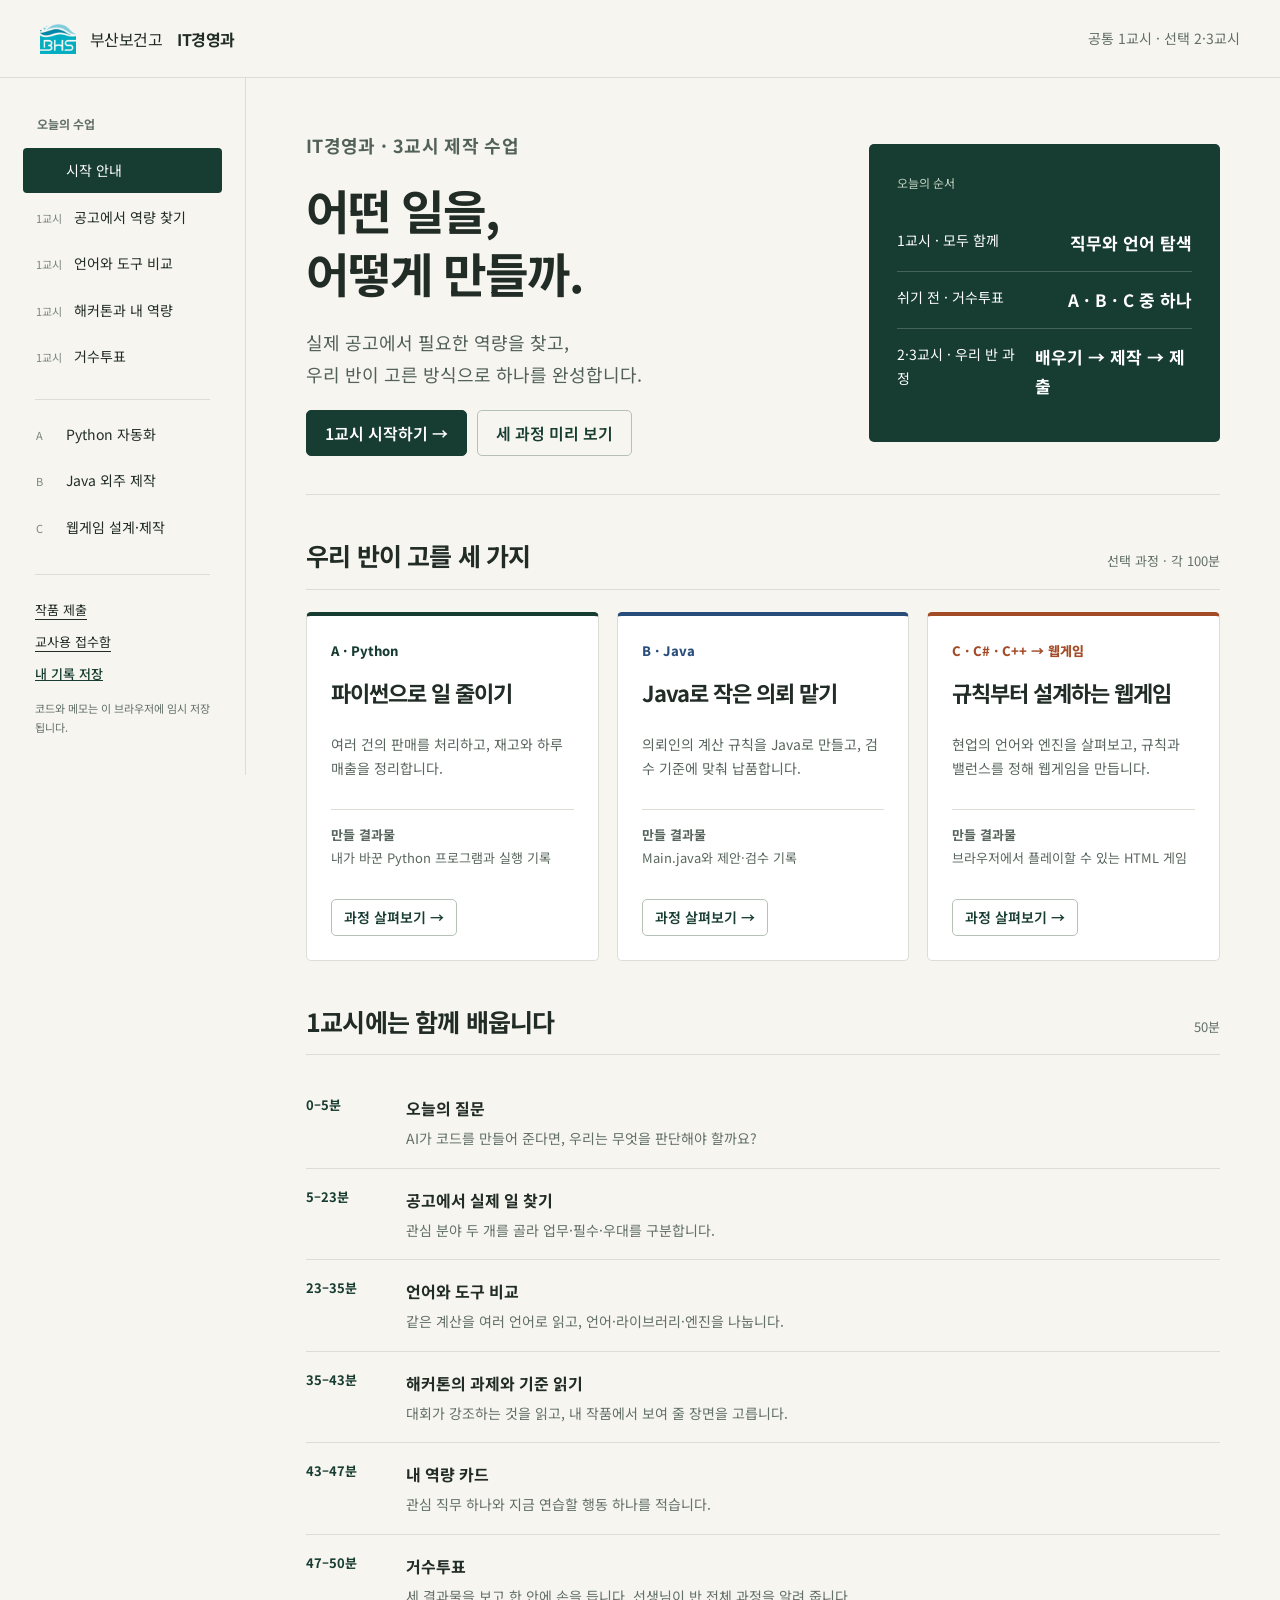
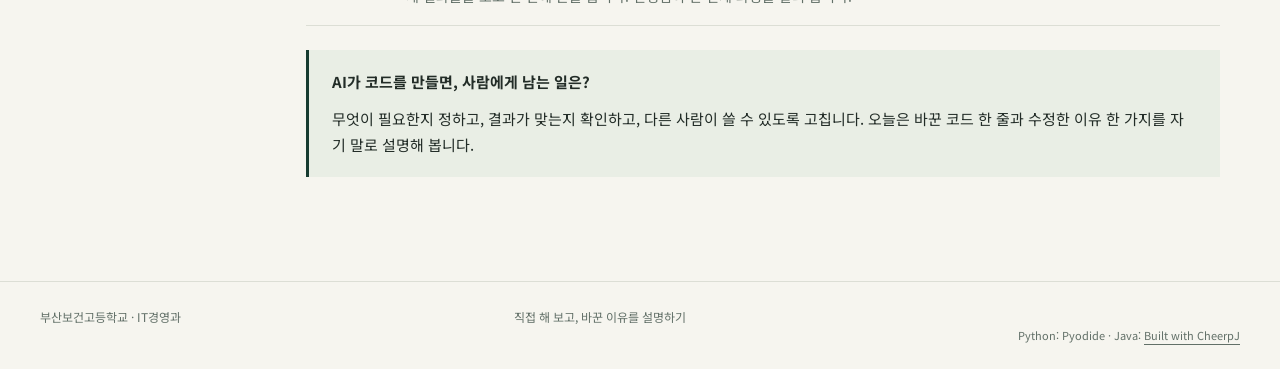
<file: docs/index.html>
<!doctype html>
<html lang="ko"><head><meta charset="utf-8"><meta name="viewport" content="width=device-width,initial-scale=1"><meta name="theme-color" content="#173c31"><meta name="description" content="부산보건고 IT경영과. 실제 채용공고와 해커톤으로 알아보는 개발 역량, 거수투표로 고르는 Python·Java 외주·웹게임 제작 수업."><title>IT경영과 · 선택하는 제작 수업</title><link rel="icon" href="assets/brand/busanhc-emblem.gif"><link rel="stylesheet" href="it-course.css?v=e9e4b03e00"><script src="it-curriculum.js?v=89484d2424" defer></script><script src="it-careers.js?v=4a8c72db42" defer></script><script src="it-examples.js?v=120325bfeb" defer></script><script data-python-worker="it-python-worker.js?v=eac5b90690" src="it-app.js?v=9e5c2cfc33" defer></script><script src="it-submission.js?v=6f601ed725" defer></script></head><body><noscript>이 교재는 JavaScript를 켠 브라우저에서 사용할 수 있습니다.</noscript><a class="skip" href="#main">본문으로 이동</a><header class="site-head"><a class="brand" href="#start"><img src="assets/brand/busanhc-emblem.gif" width="36" height="36" alt="부산보건고등학교 교표"><span>부산보건고 <strong>IT경영과</strong></span></a><span class="head-note">공통 1교시 · 선택 2·3교시</span><button class="menu-toggle" aria-expanded="false" aria-controls="course-nav">목차</button></header><div class="page-shell"><aside id="course-nav"><div class="nav-caption">오늘의 수업</div><nav aria-label="수업 목차"></nav><div class="nav-bottom"><a href="#submit">작품 제출</a><a href="#teacher">교사용 접수함</a><button id="save-record">내 기록 저장</button><p>코드와 메모는 이 브라우저에 임시 저장됩니다.</p></div></aside><main id="main" tabindex="-1"></main></div><footer class="site-footer"><span>부산보건고등학교 · IT경영과</span><span>직접 해 보고, 바꾼 이유를 설명하기</span></footer><div id="toast" role="status" aria-live="polite"></div><dialog id="capture-dialog" aria-labelledby="capture-title" aria-describedby="capture-caption"><header class="capture-heading"><div><h2 id="capture-title">공식 원문 캡처</h2><p id="capture-caption"></p></div><button id="close-capture" autofocus>닫기</button></header><div class="capture-toolbar" aria-label="캡처 크기"><button class="secondary small" data-capture-zoom="fit" aria-pressed="true">폭에 맞춤</button><button class="secondary small" data-capture-zoom="actual" aria-pressed="false">원본 크기</button><button class="secondary small" data-capture-zoom="150" aria-pressed="false">150% 확대</button><a id="capture-source" class="note" target="_blank" rel="noopener">캡처의 공식 원문 ↗</a><p id="capture-zoom-status" role="status">폭에 맞춰 표시합니다.</p></div><div class="capture-viewport" tabindex="0" role="region" aria-label="원문 캡처, 가로와 세로로 스크롤할 수 있습니다"><img alt="공식 공고 원문 캡처"></div></dialog></body></html>
</file>
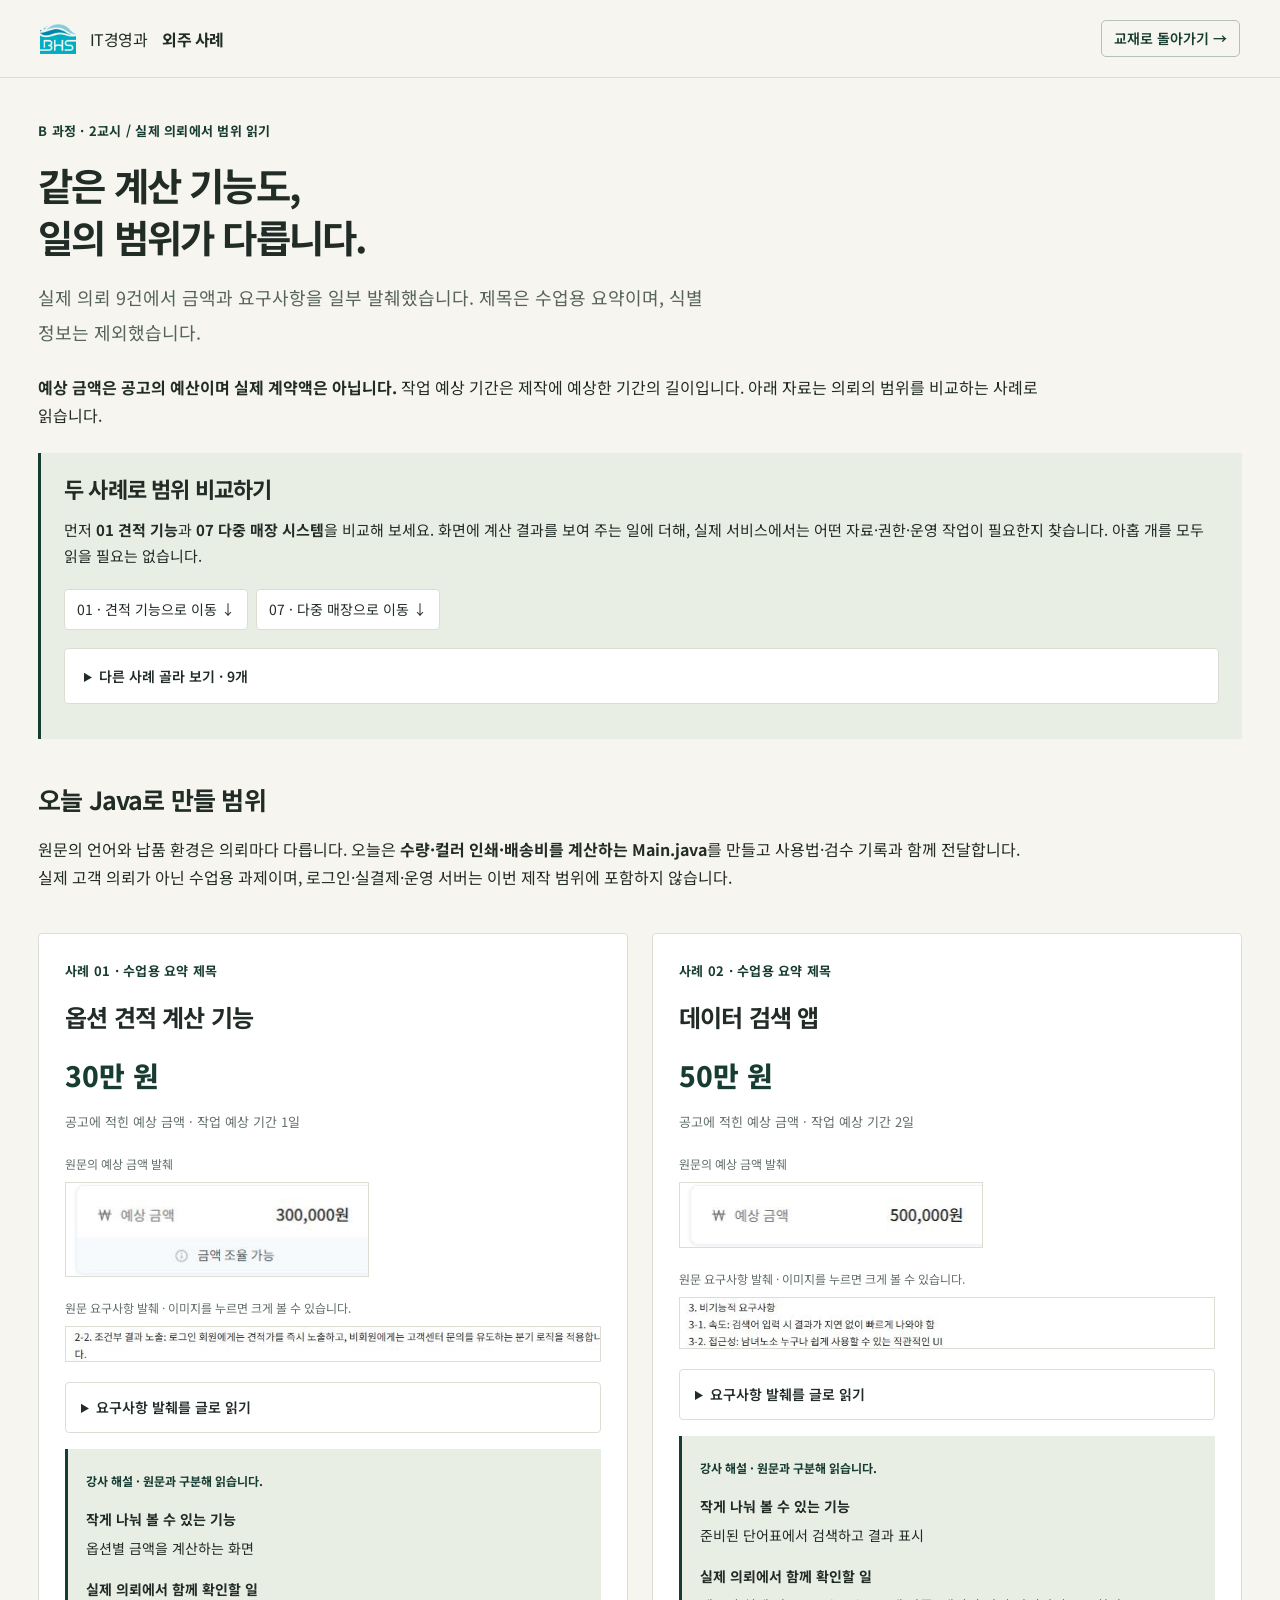
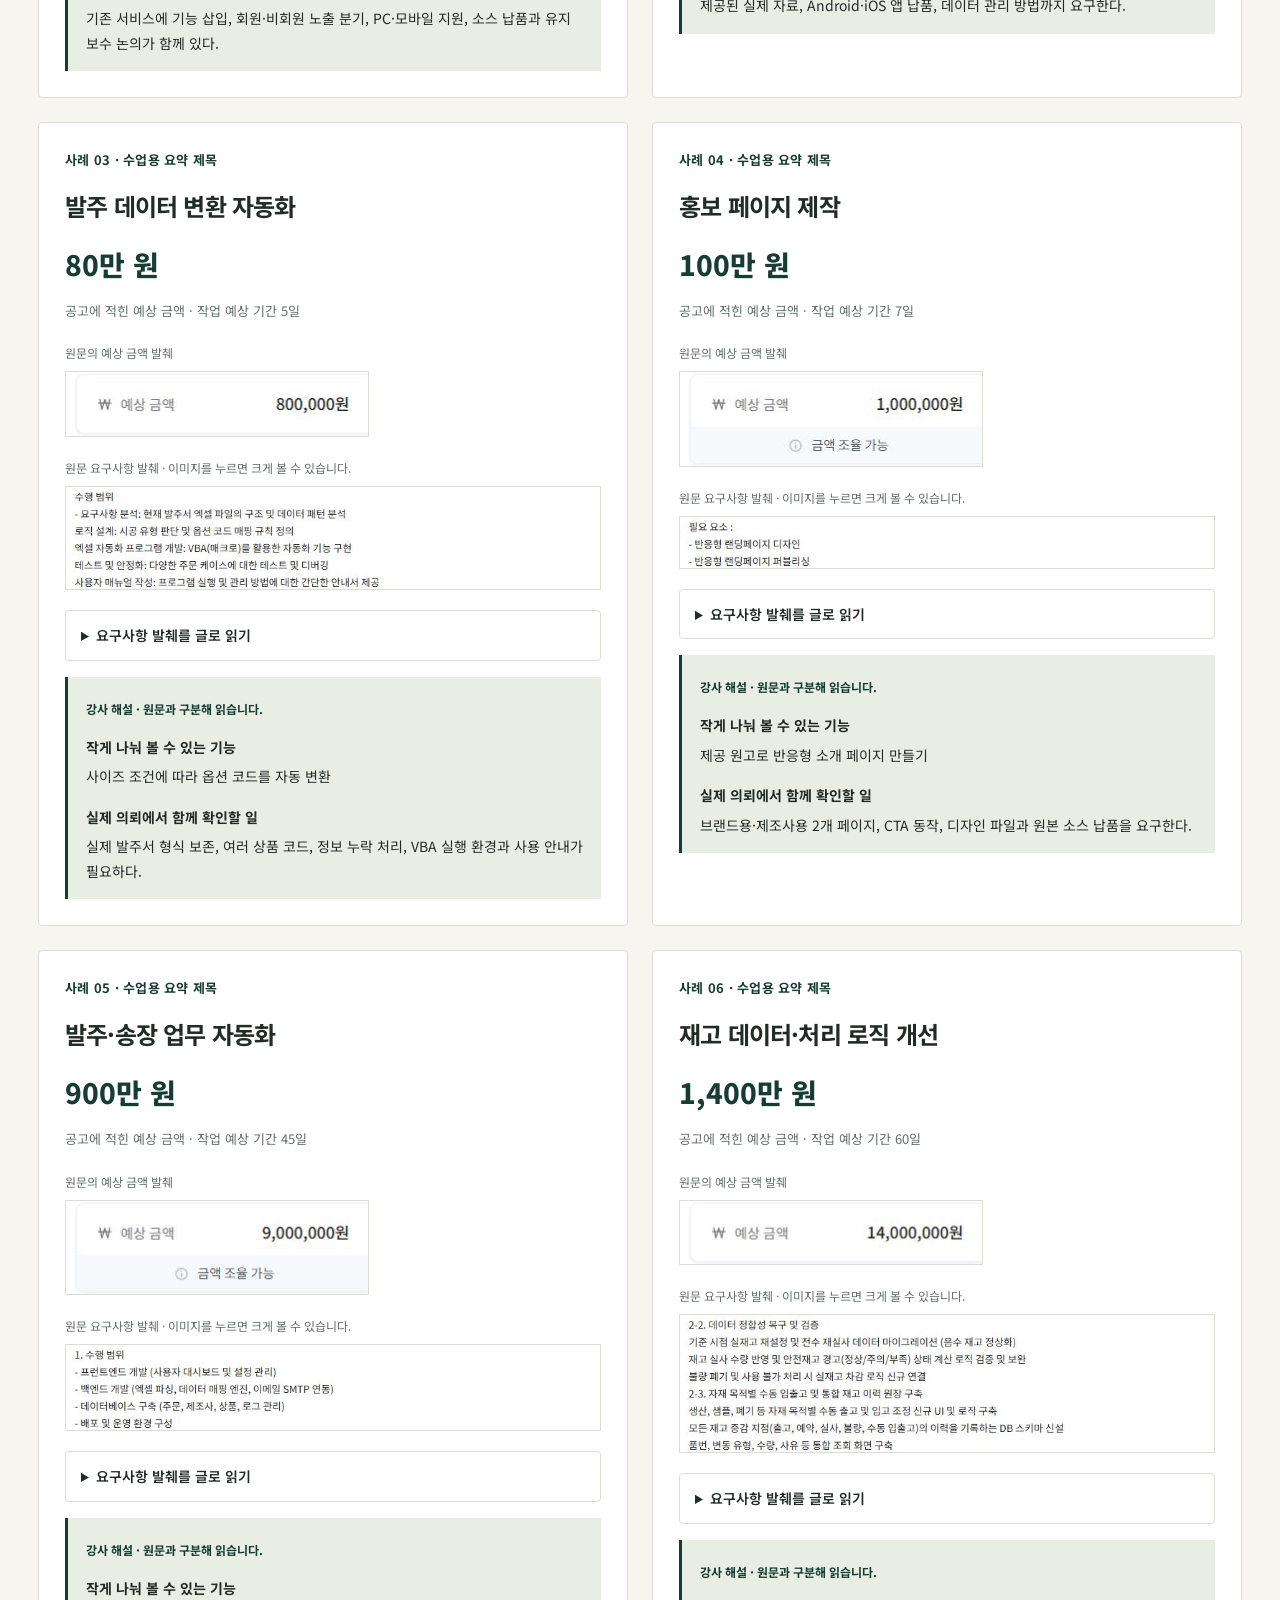
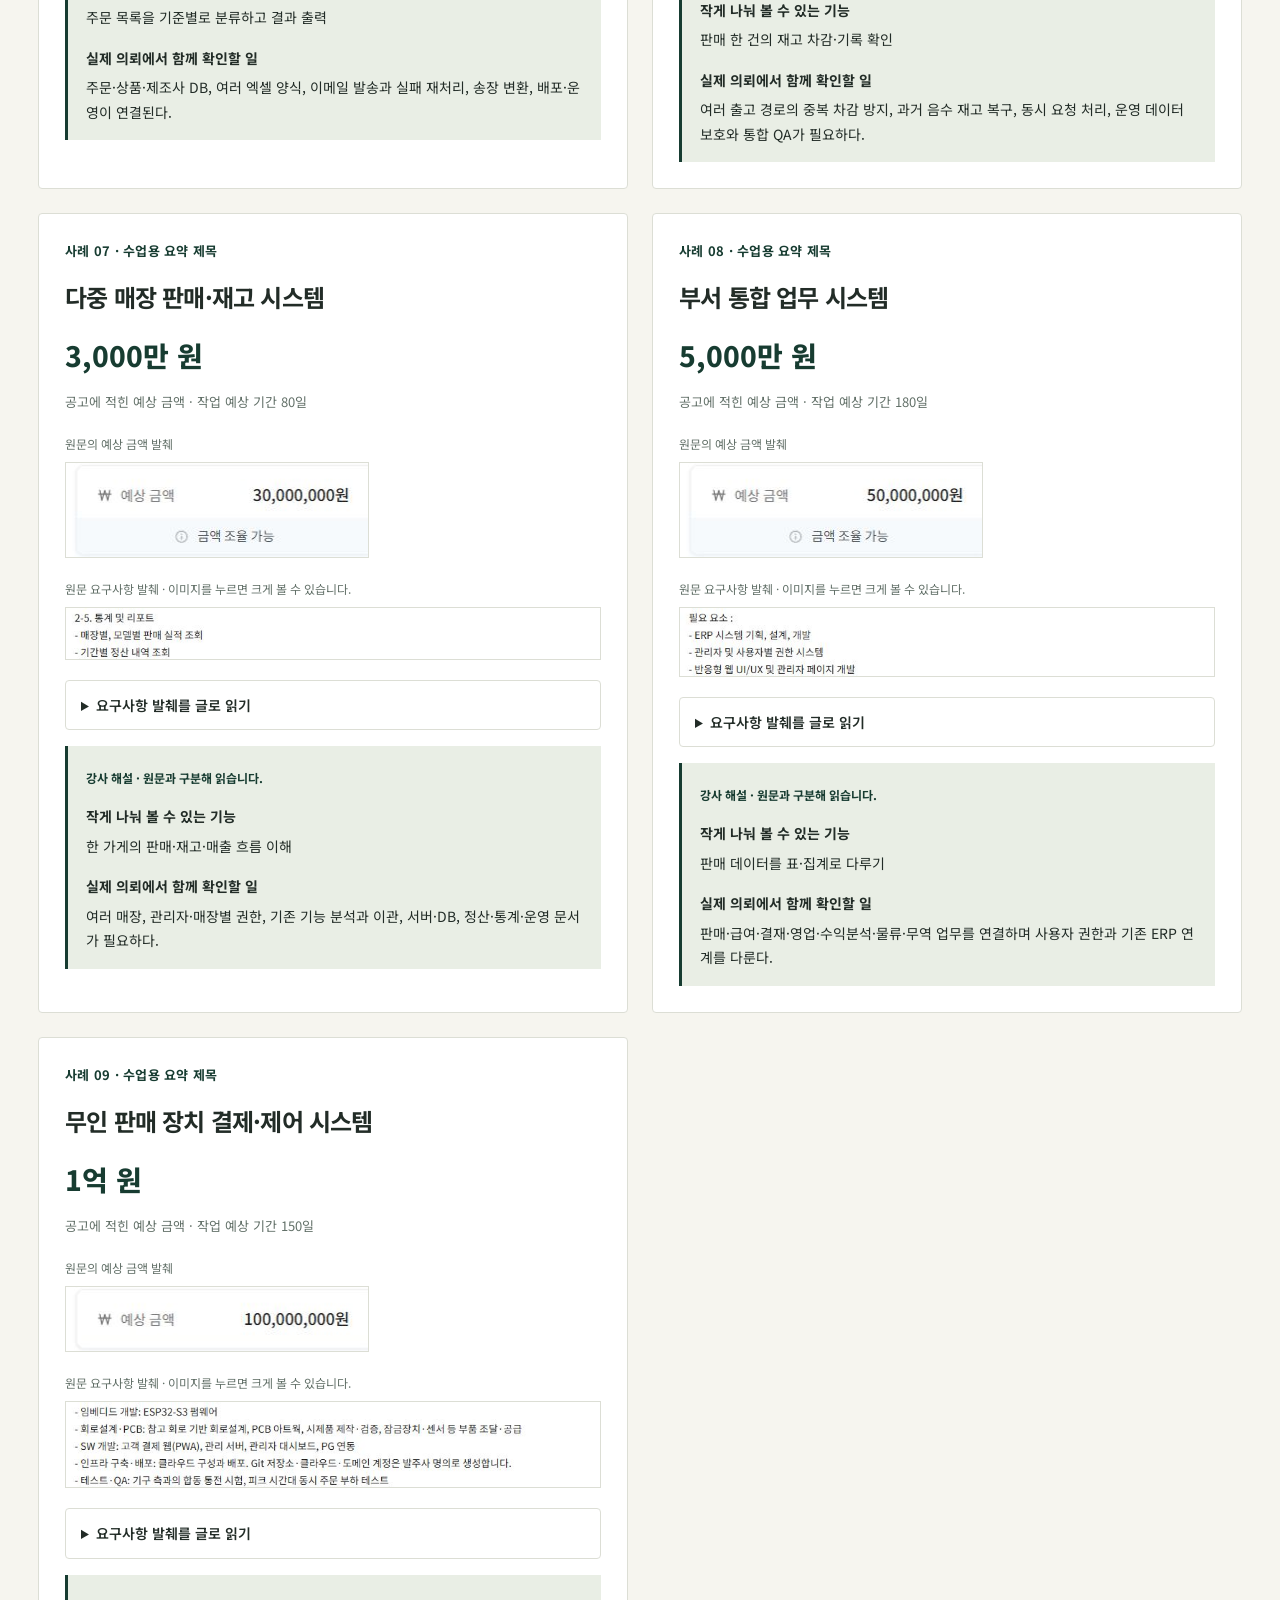
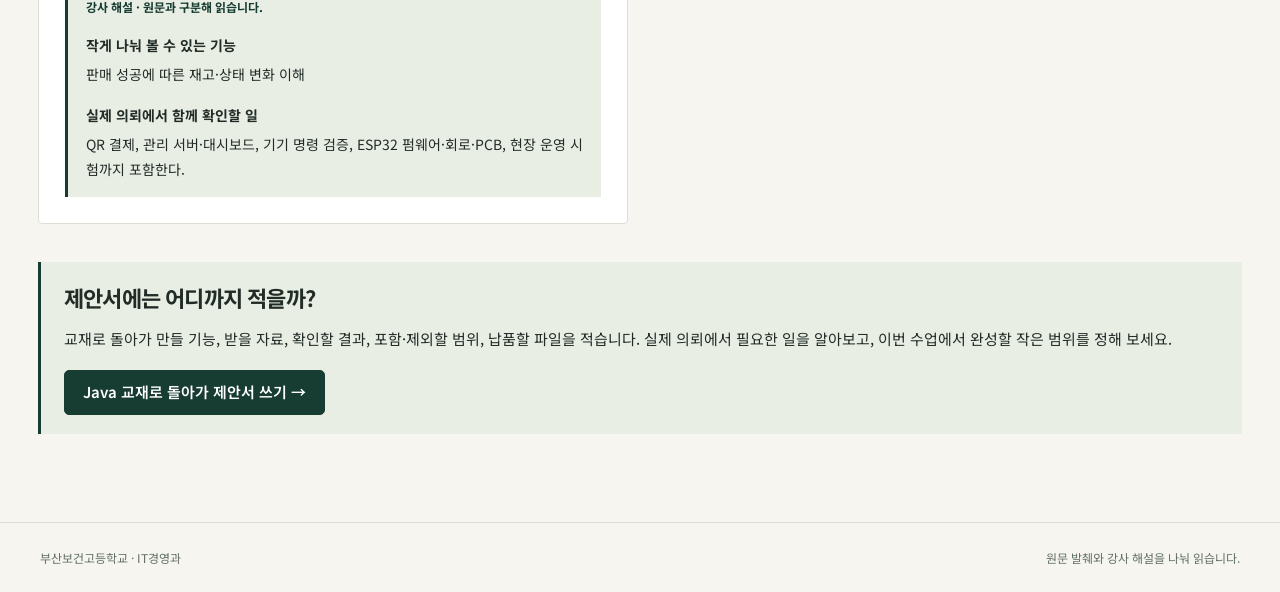
<file: docs/it-cases/index.html>
<!doctype html>
<html lang="ko"><head><meta charset="utf-8"><meta name="viewport" content="width=device-width,initial-scale=1"><meta name="theme-color" content="#173c31"><title>외주 사례로 범위 읽기 · IT경영과</title><link rel="icon" href="../assets/brand/busanhc-emblem.gif"><link rel="stylesheet" href="../it-course.css?v=e9e4b03e00">
<style>
.case-page main{max-width:1280px;margin:auto;padding:42px 38px 64px}.case-page .page-title{margin-bottom:24px}.case-page .page-title h1{max-width:900px}.case-page .case-intro{max-width:1000px}.case-jump{display:flex;flex-wrap:wrap;gap:8px;margin:16px 0}.case-jump a{padding:7px 12px;border:1px solid var(--line);border-radius:4px;text-decoration:none;font-size:14px;background:white}.case-list{display:grid;grid-template-columns:repeat(2,minmax(0,1fr));gap:24px}.case-card{min-width:0;padding:26px;background:white;border:1px solid var(--line);border-radius:4px;scroll-margin-top:100px}.case-card:focus{outline:3px solid #c47718;outline-offset:3px}.case-card h2{font-size:24px;line-height:1.5;margin:8px 0 16px}.case-budget{font-size:28px;font-weight:800;color:var(--green);margin:0}.case-card figure{margin:20px 0}.case-card figcaption{font-size:12px;color:var(--muted);margin-bottom:8px}.case-card img{display:block;width:100%;height:auto;border:1px solid var(--line)}.case-card .price-capture{width:304px;max-width:100%}.case-card details{padding:12px 15px}.case-excerpt{white-space:pre-wrap;font-size:14px;line-height:1.9}.case-teacher-note{background:var(--wash);border-left:3px solid var(--green);padding:16px 18px;font-size:14px}.case-teacher-note p{margin:5px 0 16px}.case-teacher-note p:last-child{margin-bottom:0}.case-page .callout h2{font-size:22px;margin:0 0 12px}.case-page .site-footer{max-width:1280px;margin:auto}.case-page .handoff{margin-top:38px}
@media(max-width:850px){.case-list{grid-template-columns:1fr}.case-page main{padding:30px 25px 55px}}
@media(max-width:560px){.case-page .site-head{height:auto;min-height:68px;gap:10px;flex-wrap:wrap;padding:14px 18px}.case-page .site-head>.button{font-size:12px;padding:6px 10px}.case-page main{padding:28px 18px 48px}.case-card{padding:19px}.case-card h2{font-size:21px}.case-jump a{max-width:100%;overflow-wrap:anywhere}}
@media print{.case-page .site-head,.case-jump,.case-page .handoff{display:none}.case-list{display:block}.case-card{break-inside:avoid;margin-bottom:20px}.case-page main{padding:0}}
</style></head><body class="case-page"><a class="skip" href="#cases-main">본문으로 이동</a>
<header class="site-head"><a class="brand" href="../#B2"><img src="../assets/brand/busanhc-emblem.gif" width="36" height="36" alt="부산보건고등학교 교표"><span>IT경영과 <strong>외주 사례</strong></span></a><a class="button secondary small" href="../#B2">교재로 돌아가기 →</a></header>
<main id="cases-main" tabindex="-1"><header class="page-title"><p class="eyebrow">B 과정 · 2교시 / 실제 의뢰에서 범위 읽기</p><h1>같은 계산 기능도,<br>일의 범위가 다릅니다.</h1><p class="lead">실제 의뢰 9건에서 금액과 요구사항을 일부 발췌했습니다. 제목은 수업용 요약이며, 식별 정보는 제외했습니다.</p></header>
<div class="case-intro"><p><b>예상 금액은 공고의 예산이며 실제 계약액은 아닙니다.</b> 작업 예상 기간은 제작에 예상한 기간의 길이입니다. 아래 자료는 의뢰의 범위를 비교하는 사례로 읽습니다.</p></div>
<section class="callout"><h2>두 사례로 범위 비교하기</h2><p>먼저 <b>01 견적 기능</b>과 <b>07 다중 매장 시스템</b>을 비교해 보세요. 화면에 계산 결과를 보여 주는 일에 더해, 실제 서비스에서는 어떤 자료·권한·운영 작업이 필요한지 찾습니다. 아홉 개를 모두 읽을 필요는 없습니다.</p><nav class="case-jump" aria-label="먼저 비교할 사례"><a href="#case-01">01 · 견적 기능으로 이동 ↓</a><a href="#case-07">07 · 다중 매장으로 이동 ↓</a></nav><details><summary>다른 사례 골라 보기 · 9개</summary><nav class="case-jump" aria-label="전체 사례"><a href="#case-01">01 · 옵션 견적 계산 기능</a><a href="#case-02">02 · 데이터 검색 앱</a><a href="#case-03">03 · 발주 데이터 변환 자동화</a><a href="#case-04">04 · 홍보 페이지 제작</a><a href="#case-05">05 · 발주·송장 업무 자동화</a><a href="#case-06">06 · 재고 데이터·처리 로직 개선</a><a href="#case-07">07 · 다중 매장 판매·재고 시스템</a><a href="#case-08">08 · 부서 통합 업무 시스템</a><a href="#case-09">09 · 무인 판매 장치 결제·제어 시스템</a></nav></details></section>
<section class="section case-intro"><h2>오늘 Java로 만들 범위</h2><p>원문의 언어와 납품 환경은 의뢰마다 다릅니다. 오늘은 <b>수량·컬러 인쇄·배송비를 계산하는 Main.java</b>를 만들고 사용법·검수 기록과 함께 전달합니다. 실제 고객 의뢰가 아닌 수업용 과제이며, 로그인·실결제·운영 서버는 이번 제작 범위에 포함하지 않습니다.</p></section>
<section class="section case-list" aria-label="실제 외주 사례 9개"><article class="case-card" id="case-01" tabindex="-1">
<p class="eyebrow">사례 01 · 수업용 요약 제목</p><h2>옵션 견적 계산 기능</h2>
<p class="case-budget">30만 원</p><p class="note">공고에 적힌 예상 금액 · 작업 예상 기간 1일</p>
<figure><figcaption>원문의 예상 금액 발췌</figcaption><img class="price-capture" src="case-01-price.jpg" alt="사례 01 원문의 예상 금액 발췌" loading="lazy"></figure>
<figure><figcaption>원문 요구사항 발췌 · 이미지를 누르면 크게 볼 수 있습니다.</figcaption><a href="case-01-requirements.jpg" target="_blank" rel="noopener"><img src="case-01-requirements.jpg" alt="사례 01 식별 정보를 제외한 요구사항 발췌 크게 보기" loading="lazy"></a></figure>
<details><summary>요구사항 발췌를 글로 읽기</summary><p class="case-excerpt">2-2. 조건부 결과 노출: 로그인 회원에게는 견적가를 즉시 노출하고, 비회원에게는 고객센터 문의를 유도하는 분기 로직을 적용합니다.</p></details>
<div class="case-teacher-note"><p class="example-label">강사 해설 · 원문과 구분해 읽습니다.</p><b>작게 나눠 볼 수 있는 기능</b><p>옵션별 금액을 계산하는 화면</p><b>실제 의뢰에서 함께 확인할 일</b><p>기존 서비스에 기능 삽입, 회원·비회원 노출 분기, PC·모바일 지원, 소스 납품과 유지보수 논의가 함께 있다.</p></div>
</article>
<article class="case-card" id="case-02" tabindex="-1">
<p class="eyebrow">사례 02 · 수업용 요약 제목</p><h2>데이터 검색 앱</h2>
<p class="case-budget">50만 원</p><p class="note">공고에 적힌 예상 금액 · 작업 예상 기간 2일</p>
<figure><figcaption>원문의 예상 금액 발췌</figcaption><img class="price-capture" src="case-02-price.jpg" alt="사례 02 원문의 예상 금액 발췌" loading="lazy"></figure>
<figure><figcaption>원문 요구사항 발췌 · 이미지를 누르면 크게 볼 수 있습니다.</figcaption><a href="case-02-requirements.jpg" target="_blank" rel="noopener"><img src="case-02-requirements.jpg" alt="사례 02 식별 정보를 제외한 요구사항 발췌 크게 보기" loading="lazy"></a></figure>
<details><summary>요구사항 발췌를 글로 읽기</summary><p class="case-excerpt">3. 비기능적 요구사항
3-1. 속도: 검색어 입력 시 결과가 지연 없이 빠르게 나와야 함
3-2. 접근성: 남녀노소 누구나 쉽게 사용할 수 있는 직관적인 UI</p></details>
<div class="case-teacher-note"><p class="example-label">강사 해설 · 원문과 구분해 읽습니다.</p><b>작게 나눠 볼 수 있는 기능</b><p>준비된 단어표에서 검색하고 결과 표시</p><b>실제 의뢰에서 함께 확인할 일</b><p>제공된 실제 자료, Android·iOS 앱 납품, 데이터 관리 방법까지 요구한다.</p></div>
</article>
<article class="case-card" id="case-03" tabindex="-1">
<p class="eyebrow">사례 03 · 수업용 요약 제목</p><h2>발주 데이터 변환 자동화</h2>
<p class="case-budget">80만 원</p><p class="note">공고에 적힌 예상 금액 · 작업 예상 기간 5일</p>
<figure><figcaption>원문의 예상 금액 발췌</figcaption><img class="price-capture" src="case-03-price.jpg" alt="사례 03 원문의 예상 금액 발췌" loading="lazy"></figure>
<figure><figcaption>원문 요구사항 발췌 · 이미지를 누르면 크게 볼 수 있습니다.</figcaption><a href="case-03-requirements.jpg" target="_blank" rel="noopener"><img src="case-03-requirements.jpg" alt="사례 03 식별 정보를 제외한 요구사항 발췌 크게 보기" loading="lazy"></a></figure>
<details><summary>요구사항 발췌를 글로 읽기</summary><p class="case-excerpt">수행 범위
- 요구사항 분석: 현재 발주서 엑셀 파일의 구조 및 데이터 패턴 분석
로직 설계: 시공 유형 판단 및 옵션 코드 매핑 규칙 정의
엑셀 자동화 프로그램 개발: VBA(매크로)를 활용한 자동화 기능 구현
테스트 및 안정화: 다양한 주문 케이스에 대한 테스트 및 디버깅
사용자 매뉴얼 작성: 프로그램 실행 및 관리 방법에 대한 간단한 안내서 제공</p></details>
<div class="case-teacher-note"><p class="example-label">강사 해설 · 원문과 구분해 읽습니다.</p><b>작게 나눠 볼 수 있는 기능</b><p>사이즈 조건에 따라 옵션 코드를 자동 변환</p><b>실제 의뢰에서 함께 확인할 일</b><p>실제 발주서 형식 보존, 여러 상품 코드, 정보 누락 처리, VBA 실행 환경과 사용 안내가 필요하다.</p></div>
</article>
<article class="case-card" id="case-04" tabindex="-1">
<p class="eyebrow">사례 04 · 수업용 요약 제목</p><h2>홍보 페이지 제작</h2>
<p class="case-budget">100만 원</p><p class="note">공고에 적힌 예상 금액 · 작업 예상 기간 7일</p>
<figure><figcaption>원문의 예상 금액 발췌</figcaption><img class="price-capture" src="case-04-price.jpg" alt="사례 04 원문의 예상 금액 발췌" loading="lazy"></figure>
<figure><figcaption>원문 요구사항 발췌 · 이미지를 누르면 크게 볼 수 있습니다.</figcaption><a href="case-04-requirements.jpg" target="_blank" rel="noopener"><img src="case-04-requirements.jpg" alt="사례 04 식별 정보를 제외한 요구사항 발췌 크게 보기" loading="lazy"></a></figure>
<details><summary>요구사항 발췌를 글로 읽기</summary><p class="case-excerpt">필요 요소 :
- 반응형 랜딩페이지 디자인
- 반응형 랜딩페이지 퍼블리싱</p></details>
<div class="case-teacher-note"><p class="example-label">강사 해설 · 원문과 구분해 읽습니다.</p><b>작게 나눠 볼 수 있는 기능</b><p>제공 원고로 반응형 소개 페이지 만들기</p><b>실제 의뢰에서 함께 확인할 일</b><p>브랜드용·제조사용 2개 페이지, CTA 동작, 디자인 파일과 원본 소스 납품을 요구한다.</p></div>
</article>
<article class="case-card" id="case-05" tabindex="-1">
<p class="eyebrow">사례 05 · 수업용 요약 제목</p><h2>발주·송장 업무 자동화</h2>
<p class="case-budget">900만 원</p><p class="note">공고에 적힌 예상 금액 · 작업 예상 기간 45일</p>
<figure><figcaption>원문의 예상 금액 발췌</figcaption><img class="price-capture" src="case-05-price.jpg" alt="사례 05 원문의 예상 금액 발췌" loading="lazy"></figure>
<figure><figcaption>원문 요구사항 발췌 · 이미지를 누르면 크게 볼 수 있습니다.</figcaption><a href="case-05-requirements.jpg" target="_blank" rel="noopener"><img src="case-05-requirements.jpg" alt="사례 05 식별 정보를 제외한 요구사항 발췌 크게 보기" loading="lazy"></a></figure>
<details><summary>요구사항 발췌를 글로 읽기</summary><p class="case-excerpt">1. 수행 범위
- 프런트엔드 개발 (사용자 대시보드 및 설정 관리)
- 백엔드 개발 (엑셀 파싱, 데이터 매핑 엔진, 이메일 SMTP 연동)
- 데이터베이스 구축 (주문, 제조사, 상품, 로그 관리)
- 배포 및 운영 환경 구성</p></details>
<div class="case-teacher-note"><p class="example-label">강사 해설 · 원문과 구분해 읽습니다.</p><b>작게 나눠 볼 수 있는 기능</b><p>주문 목록을 기준별로 분류하고 결과 출력</p><b>실제 의뢰에서 함께 확인할 일</b><p>주문·상품·제조사 DB, 여러 엑셀 양식, 이메일 발송과 실패 재처리, 송장 변환, 배포·운영이 연결된다.</p></div>
</article>
<article class="case-card" id="case-06" tabindex="-1">
<p class="eyebrow">사례 06 · 수업용 요약 제목</p><h2>재고 데이터·처리 로직 개선</h2>
<p class="case-budget">1,400만 원</p><p class="note">공고에 적힌 예상 금액 · 작업 예상 기간 60일</p>
<figure><figcaption>원문의 예상 금액 발췌</figcaption><img class="price-capture" src="case-06-price.jpg" alt="사례 06 원문의 예상 금액 발췌" loading="lazy"></figure>
<figure><figcaption>원문 요구사항 발췌 · 이미지를 누르면 크게 볼 수 있습니다.</figcaption><a href="case-06-requirements.jpg" target="_blank" rel="noopener"><img src="case-06-requirements.jpg" alt="사례 06 식별 정보를 제외한 요구사항 발췌 크게 보기" loading="lazy"></a></figure>
<details><summary>요구사항 발췌를 글로 읽기</summary><p class="case-excerpt">2-2. 데이터 정합성 복구 및 검증
기준 시점 실재고 재설정 및 전수 재실사 데이터 마이그레이션 (음수 재고 정상화)
재고 실사 수량 반영 및 안전재고 경고(정상/주의/부족) 상태 계산 로직 검증 및 보완
불량 폐기 및 사용 불가 처리 시 실재고 차감 로직 신규 연결
2-3. 자재 목적별 수동 입출고 및 통합 재고 이력 원장 구축
생산, 샘플, 폐기 등 자재 목적별 수동 출고 및 입고 조정 신규 UI 및 로직 구축
모든 재고 증감 지점(출고, 예약, 실사, 불량, 수동 입출고)의 이력을 기록하는 DB 스키마 신설
품번, 변동 유형, 수량, 사유 등 통합 조회 화면 구축</p></details>
<div class="case-teacher-note"><p class="example-label">강사 해설 · 원문과 구분해 읽습니다.</p><b>작게 나눠 볼 수 있는 기능</b><p>판매 한 건의 재고 차감·기록 확인</p><b>실제 의뢰에서 함께 확인할 일</b><p>여러 출고 경로의 중복 차감 방지, 과거 음수 재고 복구, 동시 요청 처리, 운영 데이터 보호와 통합 QA가 필요하다.</p></div>
</article>
<article class="case-card" id="case-07" tabindex="-1">
<p class="eyebrow">사례 07 · 수업용 요약 제목</p><h2>다중 매장 판매·재고 시스템</h2>
<p class="case-budget">3,000만 원</p><p class="note">공고에 적힌 예상 금액 · 작업 예상 기간 80일</p>
<figure><figcaption>원문의 예상 금액 발췌</figcaption><img class="price-capture" src="case-07-price.jpg" alt="사례 07 원문의 예상 금액 발췌" loading="lazy"></figure>
<figure><figcaption>원문 요구사항 발췌 · 이미지를 누르면 크게 볼 수 있습니다.</figcaption><a href="case-07-requirements.jpg" target="_blank" rel="noopener"><img src="case-07-requirements.jpg" alt="사례 07 식별 정보를 제외한 요구사항 발췌 크게 보기" loading="lazy"></a></figure>
<details><summary>요구사항 발췌를 글로 읽기</summary><p class="case-excerpt">2-5. 통계 및 리포트
- 매장별, 모델별 판매 실적 조회
- 기간별 정산 내역 조회</p></details>
<div class="case-teacher-note"><p class="example-label">강사 해설 · 원문과 구분해 읽습니다.</p><b>작게 나눠 볼 수 있는 기능</b><p>한 가게의 판매·재고·매출 흐름 이해</p><b>실제 의뢰에서 함께 확인할 일</b><p>여러 매장, 관리자·매장별 권한, 기존 기능 분석과 이관, 서버·DB, 정산·통계·운영 문서가 필요하다.</p></div>
</article>
<article class="case-card" id="case-08" tabindex="-1">
<p class="eyebrow">사례 08 · 수업용 요약 제목</p><h2>부서 통합 업무 시스템</h2>
<p class="case-budget">5,000만 원</p><p class="note">공고에 적힌 예상 금액 · 작업 예상 기간 180일</p>
<figure><figcaption>원문의 예상 금액 발췌</figcaption><img class="price-capture" src="case-08-price.jpg" alt="사례 08 원문의 예상 금액 발췌" loading="lazy"></figure>
<figure><figcaption>원문 요구사항 발췌 · 이미지를 누르면 크게 볼 수 있습니다.</figcaption><a href="case-08-requirements.jpg" target="_blank" rel="noopener"><img src="case-08-requirements.jpg" alt="사례 08 식별 정보를 제외한 요구사항 발췌 크게 보기" loading="lazy"></a></figure>
<details><summary>요구사항 발췌를 글로 읽기</summary><p class="case-excerpt">필요 요소 :
- ERP 시스템 기획, 설계, 개발
- 관리자 및 사용자별 권한 시스템
- 반응형 웹 UI/UX 및 관리자 페이지 개발</p></details>
<div class="case-teacher-note"><p class="example-label">강사 해설 · 원문과 구분해 읽습니다.</p><b>작게 나눠 볼 수 있는 기능</b><p>판매 데이터를 표·집계로 다루기</p><b>실제 의뢰에서 함께 확인할 일</b><p>판매·급여·결재·영업·수익분석·물류·무역 업무를 연결하며 사용자 권한과 기존 ERP 연계를 다룬다.</p></div>
</article>
<article class="case-card" id="case-09" tabindex="-1">
<p class="eyebrow">사례 09 · 수업용 요약 제목</p><h2>무인 판매 장치 결제·제어 시스템</h2>
<p class="case-budget">1억 원</p><p class="note">공고에 적힌 예상 금액 · 작업 예상 기간 150일</p>
<figure><figcaption>원문의 예상 금액 발췌</figcaption><img class="price-capture" src="case-09-price.jpg" alt="사례 09 원문의 예상 금액 발췌" loading="lazy"></figure>
<figure><figcaption>원문 요구사항 발췌 · 이미지를 누르면 크게 볼 수 있습니다.</figcaption><a href="case-09-requirements.jpg" target="_blank" rel="noopener"><img src="case-09-requirements.jpg" alt="사례 09 식별 정보를 제외한 요구사항 발췌 크게 보기" loading="lazy"></a></figure>
<details><summary>요구사항 발췌를 글로 읽기</summary><p class="case-excerpt">- 임베디드 개발: ESP32-S3 펌웨어
- 회로설계·PCB: 참고 회로 기반 회로설계, PCB 아트웍, 시제품 제작·검증, 잠금장치·센서 등 부품 조달·공급
- SW 개발: 고객 결제 웹(PWA), 관리 서버, 관리자 대시보드, PG 연동
- 인프라 구축·배포: 클라우드 구성과 배포. Git 저장소·클라우드·도메인 계정은 발주사 명의로 생성합니다.
- 테스트·QA: 기구 측과의 합동 통전 시험, 피크 시간대 동시 주문 부하 테스트</p></details>
<div class="case-teacher-note"><p class="example-label">강사 해설 · 원문과 구분해 읽습니다.</p><b>작게 나눠 볼 수 있는 기능</b><p>판매 성공에 따른 재고·상태 변화 이해</p><b>실제 의뢰에서 함께 확인할 일</b><p>QR 결제, 관리 서버·대시보드, 기기 명령 검증, ESP32 펌웨어·회로·PCB, 현장 운영 시험까지 포함한다.</p></div>
</article></section>
<section class="callout handoff"><h2>제안서에는 어디까지 적을까?</h2><p>교재로 돌아가 만들 기능, 받을 자료, 확인할 결과, 포함·제외할 범위, 납품할 파일을 적습니다. 실제 의뢰에서 필요한 일을 알아보고, 이번 수업에서 완성할 작은 범위를 정해 보세요.</p><a class="button" href="../#B2">Java 교재로 돌아가 제안서 쓰기 →</a></section>
</main><footer class="site-footer"><span>부산보건고등학교 · IT경영과</span><span>원문 발췌와 강사 해설을 나눠 읽습니다.</span></footer></body></html>
</file>
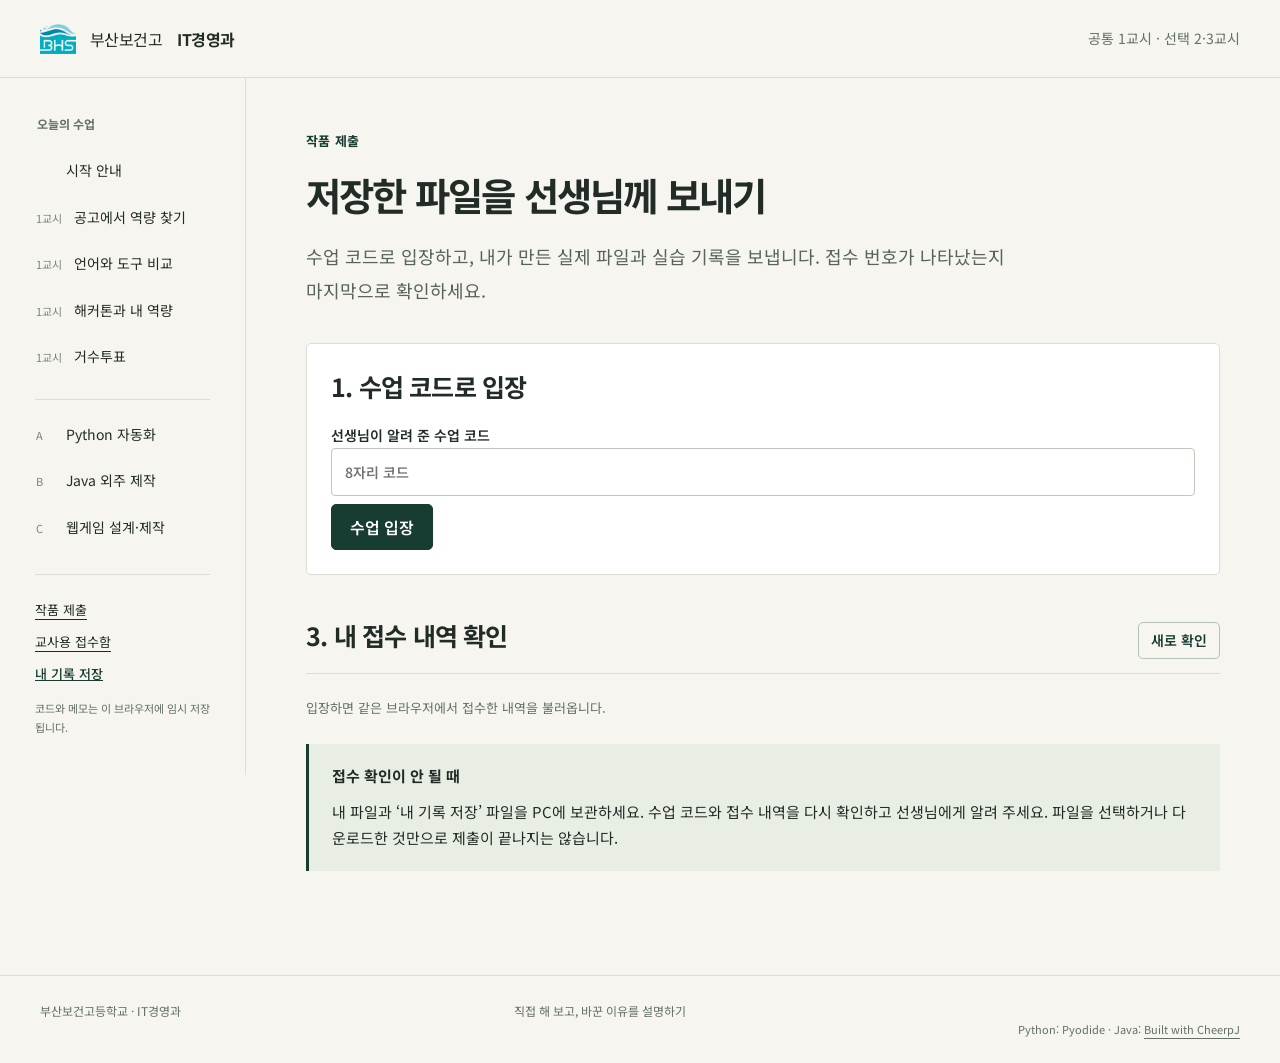
<file: docs/classroom.html>
<!doctype html><html lang="ko"><meta charset="utf-8"><meta name="viewport" content="width=device-width,initial-scale=1"><title>IT경영과 · 작품 제출</title><p><a href="index.html#submit">작품 제출 화면으로 이동합니다.</a></p><script>location.replace('index.html'+(['#teacher','#vote'].includes(location.hash)?location.hash:'#submit'));</script></html>
</file>
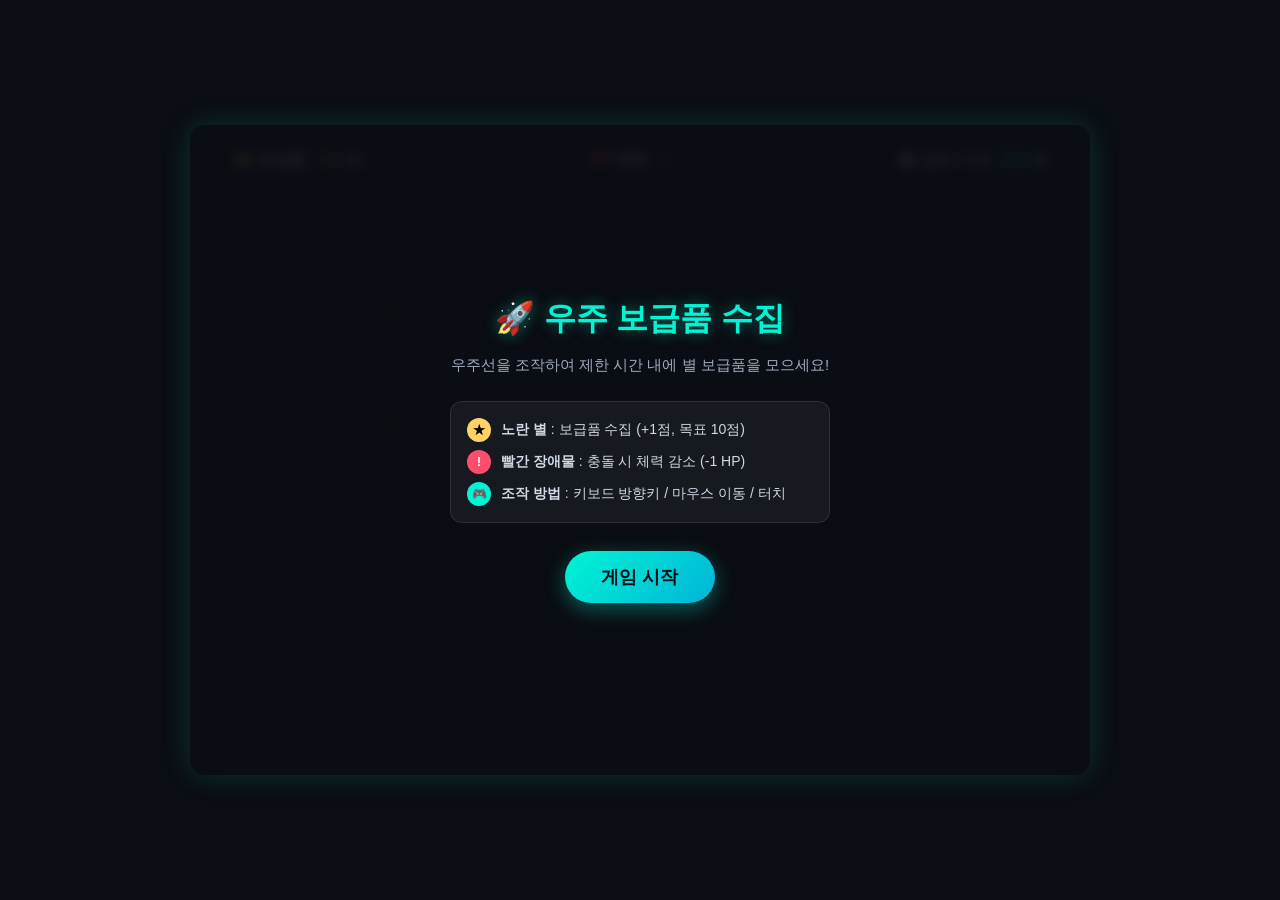
<file: docs/downloads/it-game/gemini-space-original.html>
<!DOCTYPE html>
<html lang="ko">
<head>
    <meta charset="UTF-8">
    <meta name="viewport" content="width=device-width, initial-scale=1.0, user-scalable=no">
    <title>우주 보급품 수집 게임</title>
    <style>
        * {
            box-sizing: border-box;
            margin: 0;
            padding: 0;
            user-select: none;
            -webkit-user-select: none;
        }

        body, html {
            width: 100%;
            height: 100%;
            overflow: hidden;
            background-color: #0B0E14; /* 짙은 남색 배경 */
            font-family: 'Pretendard', 'Segoe UI', Tahoma, Geneva, Verdana, sans-serif;
            color: #FFFFFF;
            display: flex;
            justify-content: center;
            align-items: center;
        }

        /* 게임 컨테이너 */
        #game-container {
            position: relative;
            width: 100%;
            height: 100%;
            max-width: 900px;
            max-height: 650px;
            background-color: #0F1420;
            box-shadow: 0 0 30px rgba(0, 245, 212, 0.15);
            border-radius: 16px;
            overflow: hidden;
            display: flex;
            flex-direction: column;
        }

        /* 게임 캔버스 */
        canvas {
            width: 100%;
            height: 100%;
            display: block;
            background-color: #0B0E14;
            cursor: crosshair;
        }

        /* 상단 UI 레이어 */
        #ui-overlay {
            position: absolute;
            top: 0;
            left: 0;
            width: 100%;
            padding: 16px 24px;
            display: flex;
            justify-content: space-between;
            align-items: center;
            pointer-events: none;
            z-index: 10;
        }

        .hud-card {
            background: rgba(15, 20, 32, 0.75);
            backdrop-filter: blur(8px);
            border: 1px solid rgba(255, 255, 255, 0.1);
            padding: 8px 18px;
            border-radius: 20px;
            font-size: 16px;
            font-weight: 600;
            display: flex;
            align-items: center;
            gap: 8px;
            box-shadow: 0 4px 12px rgba(0, 0, 0, 0.3);
        }

        .hud-value {
            font-size: 18px;
            font-weight: 700;
        }

        #score-val { color: #FFD166; } /* 노란색 점수 */
        #hp-val { color: #FF4D6D; }    /* 빨간색 체력 */
        #time-val { color: #00F5D4; }  /* 민트색 시간 */

        /* 화면 오버레이 (시작, 결과 화면) */
        .modal-screen {
            position: absolute;
            top: 0;
            left: 0;
            width: 100%;
            height: 100%;
            background: rgba(11, 14, 20, 0.92);
            backdrop-filter: blur(6px);
            display: flex;
            flex-direction: column;
            justify-content: center;
            align-items: center;
            z-index: 20;
            text-align: center;
            padding: 20px;
            transition: opacity 0.3s ease;
        }

        .hidden {
            display: none !important;
        }

        h1 {
            font-size: 32px;
            margin-bottom: 12px;
            color: #00F5D4;
            text-shadow: 0 0 15px rgba(0, 245, 212, 0.4);
        }

        p {
            font-size: 15px;
            color: #A0AABF;
            line-height: 1.6;
            max-width: 420px;
            margin-bottom: 24px;
        }

        .guide-box {
            background: rgba(255, 255, 255, 0.05);
            border: 1px solid rgba(255, 255, 255, 0.1);
            border-radius: 12px;
            padding: 16px;
            margin-bottom: 28px;
            text-align: left;
            width: 100%;
            max-width: 380px;
        }

        .guide-item {
            display: flex;
            align-items: center;
            gap: 10px;
            margin-bottom: 8px;
            font-size: 14px;
            color: #D1D9E6;
        }

        .guide-item:last-child {
            margin-bottom: 0;
        }

        .icon-badge {
            width: 24px;
            height: 24px;
            border-radius: 50%;
            display: flex;
            align-items: center;
            justify-content: center;
            font-size: 12px;
            font-weight: bold;
        }

        /* 시작 & 재시작 버튼 */
        .btn {
            background: linear-gradient(135deg, #00F5D4 0%, #00B4D8 100%);
            color: #0B0E14;
            border: none;
            padding: 14px 36px;
            font-size: 18px;
            font-weight: 700;
            border-radius: 30px;
            cursor: pointer;
            box-shadow: 0 6px 20px rgba(0, 245, 212, 0.35);
            transition: all 0.2s ease;
            outline: none;
        }

        .btn:hover {
            transform: translateY(-2px);
            box-shadow: 0 8px 25px rgba(0, 245, 212, 0.5);
        }

        .btn:active {
            transform: translateY(1px);
        }

        /* 결과 타이틀 스타일 */
        .result-win { color: #00F5D4 !important; }
        .result-lose { color: #FF4D6D !important; }
    </style>
</head>
<body>

    <div id="game-container">
        <!-- 상단 게임 정보 표시줄 (HUD) -->
        <div id="ui-overlay">
            <div class="hud-card">⭐ 보급품: <span id="score-val" class="hud-value">0</span> / 10</div>
            <div class="hud-card">❤️ 체력: <span id="hp-val" class="hud-value">3</span></div>
            <div class="hud-card">⏱️ 남은 시간: <span id="time-val" class="hud-value">30</span>초</div>
        </div>

        <!-- 게임 렌더링 캔버스 -->
        <canvas id="gameCanvas"></canvas>

        <!-- 1. 게임 시작 안내 화면 -->
        <div id="start-screen" class="modal-screen">
            <h1>🚀 우주 보급품 수집</h1>
            <p>우주선을 조작하여 제한 시간 내에 별 보급품을 모으세요!</p>
            
            <div class="guide-box">
                <div class="guide-item">
                    <span class="icon-badge" style="background:#FFD166; color:#000;">★</span>
                    <span><b>노란 별</b> : 보급품 수집 (+1점, 목표 10점)</span>
                </div>
                <div class="guide-item">
                    <span class="icon-badge" style="background:#FF4D6D; color:#fff;">!</span>
                    <span><b>빨간 장애물</b> : 충돌 시 체력 감소 (-1 HP)</span>
                </div>
                <div class="guide-item">
                    <span class="icon-badge" style="background:#00F5D4; color:#000;">🎮</span>
                    <span><b>조작 방법</b> : 키보드 방향키 / 마우스 이동 / 터치</span>
                </div>
            </div>

            <button id="start-btn" class="btn">게임 시작</button>
        </div>

        <!-- 2. 게임 종료 / 결과 화면 -->
        <div id="end-screen" class="modal-screen hidden">
            <h1 id="result-title">미션 성공!</h1>
            <p id="result-desc">우주 임무를 완벽하게 완수했습니다.</p>
            <button id="restart-btn" class="btn">다시 시작하기</button>
        </div>
    </div>

    <script>
        /* ==========================================================================
           [학생 실습용] 변수 조절 구간 - 난이도를 직접 변경해보세요!
           ========================================================================== */
        const GAME_CONFIG = {
            GAME_TIME: 30,         /* [수정 가능] 제한 시간 (초) */
            TARGET_SCORE: 10,      /* [수정 가능] 목표 보급품 개수 */
            MAX_HP: 3,             /* [수정 가능] 최대 체력 */
            PLAYER_SPEED: 6,       /* [수정 가능] 키보드 조작 시 우주선 이동 속도 */
            SPAWN_STAR_INTERVAL: 800,   /* [수정 가능] 별 생성 간격 (밀리초, 1000 = 1초) */
            SPAWN_HAZARD_INTERVAL: 1200 /* [수정 가능] 장애물 생성 간격 (밀리초) */
        };

        /* ==========================================================================
           게임 엔진 및 상태 관리 코드
           ========================================================================== */
        const canvas = document.getElementById('gameCanvas');
        const ctx = canvas.getContext('2d');

        // UI 요소
        const scoreVal = document.getElementById('score-val');
        const hpVal = document.getElementById('hp-val');
        const timeVal = document.getElementById('time-val');
        const startScreen = document.getElementById('start-screen');
        const endScreen = document.getElementById('end-screen');
        const startBtn = document.getElementById('start-btn');
        const restartBtn = document.getElementById('restart-btn');
        const resultTitle = document.getElementById('result-title');
        const resultDesc = document.getElementById('result-desc');

        // 게임 변수
        let gameState = 'START'; // START, PLAYING, GAMEOVER
        let score = 0;
        let hp = GAME_CONFIG.MAX_HP;
        let timeLeft = GAME_CONFIG.GAME_TIME;
        let lastTime = 0;
        let timerInterval = null;
        let starSpawnTimer = null;
        let hazardSpawnTimer = null;

        // 키보드 입력 상태
        const keys = { ArrowUp: false, ArrowDown: false, ArrowLeft: false, ArrowRight: false, w: false, a: false, s: false, d: false };

        // 플레이어 (우주선) 객체
        const player = {
            x: 0,
            y: 0,
            radius: 16,
            color: '#00F5D4', // 민트색
            targetX: null,
            targetY: null
        };

        // 게임 오브젝트 배열
        let stars = [];
        let hazards = [];
        let backgroundStars = [];

        // 캔버스 크기 맞춤
        function resizeCanvas() {
            const container = canvas.parentElement;
            canvas.width = container.clientWidth;
            canvas.height = container.clientHeight;

            // 배경 우주 먼지/별 생성
            if (backgroundStars.length === 0) {
                for (let i = 0; i < 60; i++) {
                    backgroundStars.push({
                        x: Math.random() * canvas.width,
                        y: Math.random() * canvas.height,
                        size: Math.random() * 2 + 0.5,
                        alpha: Math.random() * 0.8 + 0.2
                    });
                }
            }
        }

        window.addEventListener('resize', resizeCanvas);
        resizeCanvas();

        /* --------------------------------------------------------------------------
           게임 초기화 및 시작
           -------------------------------------------------------------------------- */
        function initGame() {
            score = 0;
            hp = GAME_CONFIG.MAX_HP;
            timeLeft = GAME_CONFIG.GAME_TIME;
            
            player.x = canvas.width / 2;
            player.y = canvas.height / 2;
            player.targetX = null;
            player.targetY = null;

            stars = [];
            hazards = [];

            // UI 갱신
            updateUI();

            // 초기 보급품 몇 개 미리 생성
            for (let i = 0; i < 3; i++) spawnStar();
        }

        function startGame() {
            initGame();
            gameState = 'PLAYING';

            startScreen.classList.add('hidden');
            endScreen.classList.add('hidden');

            // 타이머 시작 (1초 마다)
            clearInterval(timerInterval);
            timerInterval = setInterval(() => {
                if (gameState === 'PLAYING') {
                    timeLeft--;
                    updateUI();
                    if (timeLeft <= 0) {
                        checkGameEnd();
                    }
                }
            }, 1000);

            // 객체 자동 생성 타이머
            clearInterval(starSpawnTimer);
            starSpawnTimer = setInterval(() => {
                if (gameState === 'PLAYING' && stars.length < 6) spawnStar();
            }, GAME_CONFIG.SPAWN_STAR_INTERVAL);

            clearInterval(hazardSpawnTimer);
            hazardSpawnTimer = setInterval(() => {
                if (gameState === 'PLAYING' && hazards.length < 8) spawnHazard();
            }, GAME_CONFIG.SPAWN_HAZARD_INTERVAL);

            // 게임 루프 실행
            requestAnimationFrame(gameLoop);
        }

        /* --------------------------------------------------------------------------
           오브젝트 생성 함수들
           -------------------------------------------------------------------------- */
        function spawnStar() {
            const padding = 30;
            stars.push({
                x: padding + Math.random() * (canvas.width - padding * 2),
                y: padding + Math.random() * (canvas.height - padding * 2),
                radius: 12,
                color: '#FFD166', // 노란색
                pulse: Math.random() * Math.PI
            });
        }

        function spawnHazard() {
            const padding = 30;
            // 속도 및 방향 무작위 설정
            const speed = 1.5 + Math.random() * 2.5;
            const angle = Math.random() * Math.PI * 2;

            hazards.push({
                x: padding + Math.random() * (canvas.width - padding * 2),
                y: padding + Math.random() * (canvas.height - padding * 2),
                radius: 14,
                color: '#FF4D6D', // 빨간색
                vx: Math.cos(angle) * speed,
                vy: Math.sin(angle) * speed
            });
        }

        /* --------------------------------------------------------------------------
           업데이트 및 충돌 처리
           -------------------------------------------------------------------------- */
        function update() {
            if (gameState !== 'PLAYING') return;

            // 1. 키보드 조작으로 이동
            let moveX = 0;
            let moveY = 0;

            if (keys.ArrowUp || keys.w) moveY -= 1;
            if (keys.ArrowDown || keys.s) moveY += 1;
            if (keys.ArrowLeft || keys.a) moveX -= 1;
            if (keys.ArrowRight || keys.d) moveX += 1;

            if (moveX !== 0 || moveY !== 0) {
                // 대각선 이동 속도 보정
                const len = Math.hypot(moveX, moveY);
                player.x += (moveX / len) * GAME_CONFIG.PLAYER_SPEED;
                player.y += (moveY / len) * GAME_CONFIG.PLAYER_SPEED;
                player.targetX = null; // 키보드 입력 시 마우스 목표 해제
            } 
            // 2. 마우스 / 터치 목표 위치로 이동
            else if (player.targetX !== null && player.targetY !== null) {
                const dx = player.targetX - player.x;
                const dy = player.targetY - player.y;
                const dist = Math.hypot(dx, dy);

                if (dist > 5) {
                    player.x += (dx / dist) * GAME_CONFIG.PLAYER_SPEED;
                    player.y += (dy / dist) * GAME_CONFIG.PLAYER_SPEED;
                } else {
                    player.targetX = null;
                    player.targetY = null;
                }
            }

            // 화면 밖으로 나가지 않도록 범위 제한
            player.x = Math.max(player.radius, Math.min(canvas.width - player.radius, player.x));
            player.y = Math.max(player.radius, Math.min(canvas.height - player.radius, player.y));

            // 장애물 위치 업데이트 (벽 반사 이동)
            hazards.forEach(h => {
                h.x += h.vx;
                h.y += h.vy;

                if (h.x - h.radius < 0 || h.x + h.radius > canvas.width) h.vx *= -1;
                if (h.y - h.radius < 0 || h.y + h.radius > canvas.height) h.vy *= -1;
            });

            // 별 pulsing 애니메이션 효과
            stars.forEach(s => s.pulse += 0.05);

            // 3. 충돌 검사 (별 수집)
            for (let i = stars.length - 1; i >= 0; i--) {
                const dist = Math.hypot(player.x - stars[i].x, player.y - stars[i].y);
                if (dist < player.radius + stars[i].radius) {
                    stars.splice(i, 1);
                    score += 1;
                    updateUI();
                    
                    // 핵심 규칙 1: 목표 점수 달성 확인
                    if (score >= GAME_CONFIG.TARGET_SCORE) {
                        endGame(true);
                        return;
                    }
                }
            }

            // 4. 충돌 검사 (장애물 충돌)
            for (let i = hazards.length - 1; i >= 0; i--) {
                const dist = Math.hypot(player.x - hazards[i].x, player.y - hazards[i].y);
                if (dist < player.radius + hazards[i].radius) {
                    hazards.splice(i, 1); // 충돌한 장애물 제거
                    hp -= 1;
                    updateUI();

                    // 화면 흔들림 효과 (체력 감소 시 피드백)
                    canvas.style.transform = 'translate(4px, 4px)';
                    setTimeout(() => canvas.style.transform = 'translate(0, 0)', 50);

                    if (hp <= 0) {
                        endGame(false);
                        return;
                    }
                }
            }
        }

        /* --------------------------------------------------------------------------
           시각적 렌더링 (그리기)
           -------------------------------------------------------------------------- */
        function draw() {
            // 배경 청소
            ctx.fillStyle = '#0B0E14';
            ctx.fillRect(0, 0, canvas.width, canvas.height);

            // 배경 우주 별 렌더링
            backgroundStars.forEach(s => {
                ctx.fillStyle = `rgba(255, 255, 255, ${s.alpha})`;
                ctx.beginPath();
                ctx.arc(s.x, s.y, s.size, 0, Math.PI * 2);
                ctx.fill();
            });

            if (gameState !== 'PLAYING') return;

            // 보급품 (별) 그리기
            stars.forEach(s => {
                const r = s.radius + Math.sin(s.pulse) * 2;
                ctx.fillStyle = s.color;
                ctx.shadowColor = s.color;
                ctx.shadowBlur = 10;
                
                // 5角 별 그리기
                drawStarShape(ctx, s.x, s.y, 5, r, r / 2);
                ctx.shadowBlur = 0;
            });

            // 빨간 장애물 그리기
            hazards.forEach(h => {
                ctx.fillStyle = h.color;
                ctx.shadowColor = h.color;
                ctx.shadowBlur = 12;
                ctx.beginPath();
                ctx.arc(h.x, h.y, h.radius, 0, Math.PI * 2);
                ctx.fill();

                // 장애물 중앙 아이콘/디테일
                ctx.fillStyle = '#0B0E14';
                ctx.beginPath();
                ctx.arc(h.x, h.y, h.radius * 0.4, 0, Math.PI * 2);
                ctx.fill();
                ctx.shadowBlur = 0;
            });

            // 우주선 (민트색 삼각형 플레이어) 그리기
            ctx.save();
            ctx.translate(player.x, player.y);

            // 이동 방향 계산하여 우주선 회전
            let angle = -Math.PI / 2; // 기본 위쪽
            if (player.targetX !== null && player.targetY !== null) {
                angle = Math.atan2(player.targetY - player.y, player.targetX - player.x);
            }
            ctx.rotate(angle);

            // 우주선 본체 (민트색)
            ctx.fillStyle = player.color;
            ctx.shadowColor = player.color;
            ctx.shadowBlur = 15;
            ctx.beginPath();
            ctx.moveTo(player.radius + 4, 0);
            ctx.lineTo(-player.radius, -player.radius + 4);
            ctx.lineTo(-player.radius + 4, 0);
            ctx.lineTo(-player.radius, player.radius - 4);
            ctx.closePath();
            ctx.fill();

            // 조종석 노란 포인트
            ctx.fillStyle = '#FFD166';
            ctx.beginPath();
            ctx.arc(0, 0, 4, 0, Math.PI * 2);
            ctx.fill();

            ctx.restore();
        }

        // 별 모양 그리기 보조 함수
        function drawStarShape(ctx, cx, cy, spikes, outerRadius, innerRadius) {
            let rot = Math.PI / 2 * 3;
            let x = cx;
            let y = cy;
            let step = Math.PI / spikes;

            ctx.beginPath();
            ctx.moveTo(cx, cy - outerRadius);
            for (let i = 0; i < spikes; i++) {
                x = cx + Math.cos(rot) * outerRadius;
                y = cy + Math.sin(rot) * outerRadius;
                ctx.lineTo(x, y);
                rot += step;

                x = cx + Math.cos(rot) * innerRadius;
                y = cy + Math.sin(rot) * innerRadius;
                ctx.lineTo(x, y);
                rot += step;
            }
            ctx.lineTo(cx, cy - outerRadius);
            ctx.closePath();
            ctx.fill();
        }

        /* --------------------------------------------------------------------------
           게임 루프 & 종료 처리
           -------------------------------------------------------------------------- */
        function gameLoop() {
            if (gameState === 'PLAYING') {
                update();
                draw();
                requestAnimationFrame(gameLoop);
            }
        }

        function updateUI() {
            scoreVal.textContent = score;
            hpVal.textContent = hp;
            timeVal.textContent = timeLeft;
        }

        function checkGameEnd() {
            if (score >= GAME_CONFIG.TARGET_SCORE) {
                endGame(true);
            } else {
                endGame(false);
            }
        }

        function endGame(isWin) {
            gameState = 'GAMEOVER';
            clearInterval(timerInterval);
            clearInterval(starSpawnTimer);
            clearInterval(hazardSpawnTimer);

            endScreen.classList.remove('hidden');

            if (isWin) {
                resultTitle.textContent = "🎉 미션 성공!";
                resultTitle.className = "result-win";
                resultDesc.textContent = `축하합니다! ${GAME_CONFIG.GAME_TIME - timeLeft}초 만에 보급품 ${score}개를 무사히 확보했습니다.`;
            } else {
                resultTitle.textContent = "💥 미션 실패...";
                resultTitle.className = "result-lose";
                if (hp <= 0) {
                    resultDesc.textContent = "장애물과 계속 충돌하여 우주선의 체력이 모두 고갈되었습니다.";
                } else {
                    resultDesc.textContent = "제한 시간 30초가 지났습니다. 보급품을 모두 모으지 못했습니다.";
                }
            }
        }

        /* --------------------------------------------------------------------------
           입력 이벤트 (키보드, 마우스, 터치)
           -------------------------------------------------------------------------- */
        // 키보드 이벤트
        window.addEventListener('keydown', e => {
            if (keys.hasOwnProperty(e.key)) {
                keys[e.key] = true;
            }
        });

        window.addEventListener('keyup', e => {
            if (keys.hasOwnProperty(e.key)) {
                keys[e.key] = false;
            }
        });

        // 마우스 & 터치 좌표 얻기 보조 함수
        function setTargetFromEvent(clientX, clientY) {
            const rect = canvas.getBoundingClientRect();
            player.targetX = clientX - rect.left;
            player.targetY = clientY - rect.top;
        }

        // 마우스 클릭 및 드래그
        canvas.addEventListener('mousedown', e => {
            if (gameState === 'PLAYING') setTargetFromEvent(e.clientX, e.clientY);
        });

        canvas.addEventListener('mousemove', e => {
            if (gameState === 'PLAYING' && e.buttons === 1) { // 마우스 좌클릭 누른 채 이동 시
                setTargetFromEvent(e.clientX, e.clientY);
            }
        });

        // 터치 이벤트 (모바일 대응)
        canvas.addEventListener('touchstart', e => {
            if (gameState === 'PLAYING' && e.touches.length > 0) {
                setTargetFromEvent(e.touches[0].clientX, e.touches[0].clientY);
            }
        }, { passive: true });

        canvas.addEventListener('touchmove', e => {
            if (gameState === 'PLAYING' && e.touches.length > 0) {
                setTargetFromEvent(e.touches[0].clientX, e.touches[0].clientY);
            }
        }, { passive: true });

        // 버튼 클릭 이벤트
        startBtn.addEventListener('click', startGame);
        restartBtn.addEventListener('click', startGame);

        // 최초 배경 그리기를 위한 실행
        draw();
    </script>
</body>
</html>
</file>
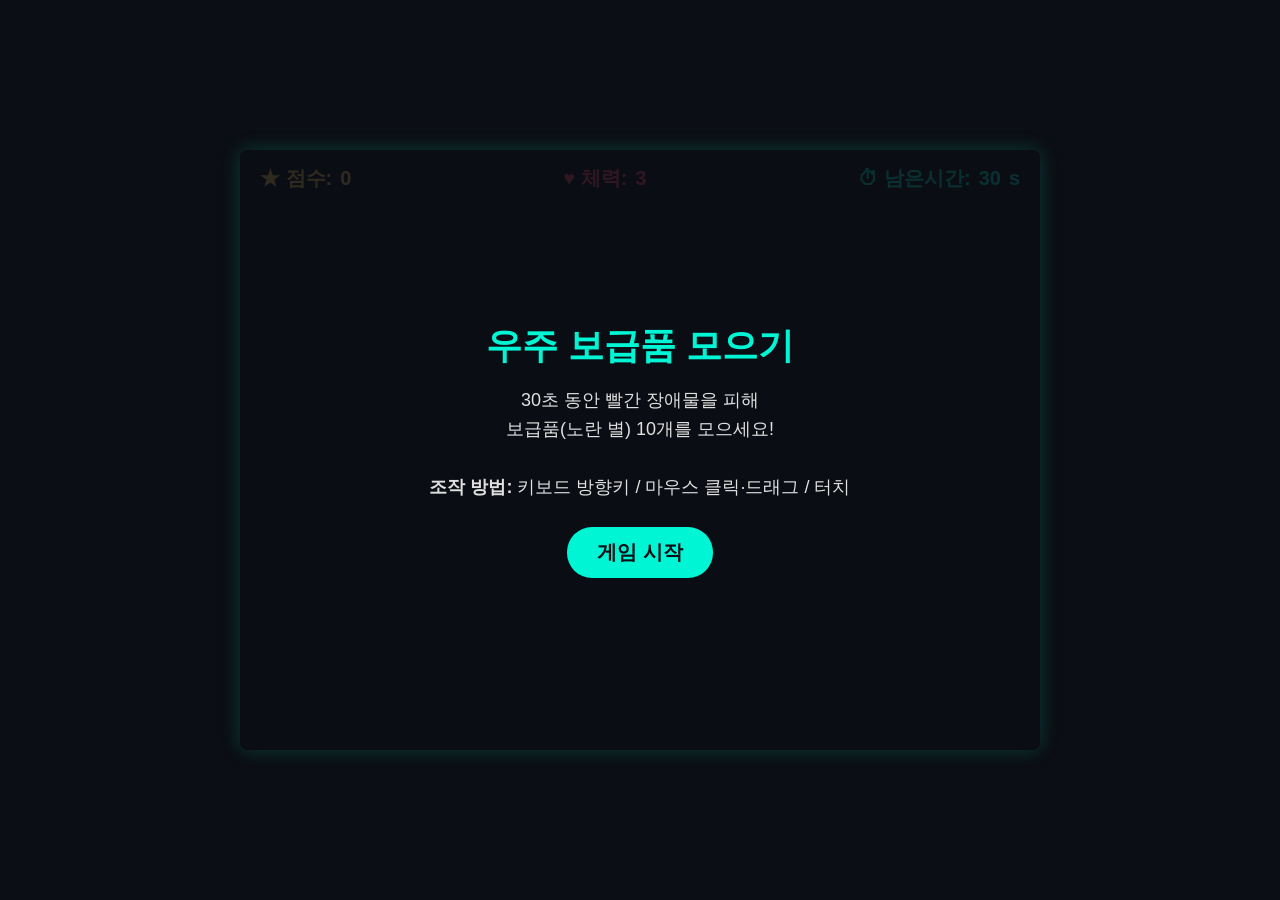
<file: docs/downloads/it-game/gemini-space-revised.html>
<!DOCTYPE html>
<html lang="ko">
<head>
  <meta charset="UTF-8">
  <meta name="viewport" content="width=device-width, initial-scale=1.0">
  <title>우주 보급품 모으기 게임</title>
  <style>
    * {
      box-sizing: border-box;
      margin: 0;
      padding: 0;
    }
    body {
      background-color: #0B0E14; /* 짙은 남색 배경 */
      color: #FFFFFF;
      font-family: 'Segoe UI', Tahoma, Geneva, Verdana, sans-serif;
      display: flex;
      flex-direction: column;
      align-items: center;
      justify-content: center;
      min-height: 100vh;
      overflow: hidden;
      touch-action: none; /* 터치 이동 시 스크롤 방지 */
    }

    #game-container {
      position: relative;
      width: 800px;
      height: 600px;
      max-width: 100vw;
      max-height: 100vh;
      box-shadow: 0 0 20px rgba(0, 245, 212, 0.2);
      border-radius: 8px;
      overflow: hidden;
    }

    canvas {
      display: block;
      width: 100%;
      height: 100%;
      background-color: #0B0E14;
    }

    /* 상단 상태 표시줄 (HUD) */
    #hud {
      position: absolute;
      top: 0;
      left: 0;
      width: 100%;
      padding: 15px 20px;
      display: flex;
      justify-content: space-between;
      align-items: center;
      font-size: 20px;
      font-weight: bold;
      pointer-events: none;
      z-index: 10;
      background: linear-gradient(180deg, rgba(11,14,20,0.8) 0%, rgba(11,14,20,0) 100%);
    }

    .hud-item {
      display: flex;
      align-items: center;
      gap: 8px;
    }

    .score-text { color: #FFD166; } /* 노란색 */
    .hp-text { color: #FF4D6D; }    /* 빨간색 */
    .time-text { color: #00F5D4; }  /* 민트색 */

    /* 오버레이 화면 (시작 / 결과) */
    .overlay {
      position: absolute;
      top: 0;
      left: 0;
      width: 100%;
      height: 100%;
      background: rgba(11, 14, 20, 0.85);
      display: flex;
      flex-direction: column;
      justify-content: center;
      align-items: center;
      z-index: 20;
      text-align: center;
      padding: 20px;
    }

    .overlay h1 {
      font-size: 36px;
      margin-bottom: 15px;
      color: #00F5D4;
    }

    .overlay p {
      font-size: 18px;
      margin-bottom: 25px;
      line-height: 1.6;
      color: #E0E0E0;
    }

    .btn {
      padding: 12px 30px;
      font-size: 20px;
      font-weight: bold;
      color: #0B0E14;
      background-color: #00F5D4;
      border: none;
      border-radius: 25px;
      cursor: pointer;
      transition: transform 0.1s, background-color 0.2s;
    }

    .btn:hover {
      background-color: #00D8BB;
      transform: scale(1.05);
    }

    .btn:active {
      transform: scale(0.95);
    }

    .hidden {
      display: none !important;
    }
  </style>
</head>
<body>

  <div id="game-container">
    <!-- 게임 상단 정보 표시 -->
    <div id="hud">
      <div class="hud-item score-text">★ 점수: <span id="score-val">0</span></div>
      <div class="hud-item hp-text">♥ 체력: <span id="hp-val">3</span></div>
      <div class="hud-item time-text">⏱ 남은시간: <span id="time-val">30</span>s</div>
    </div>

    <!-- 캔버스 -->
    <canvas id="gameCanvas" width="800" height="600"></canvas>

    <!-- 시작 오버레이 -->
    <div id="start-screen" class="overlay">
      <h1>우주 보급품 모으기</h1>
      <p>
        30초 동안 빨간 장애물을 피해<br>
        보급품(노란 별) 10개를 모으세요!<br><br>
        <strong>조작 방법:</strong> 키보드 방향키 / 마우스 클릭·드래그 / 터치
      </p>
      <button id="start-btn" class="btn">게임 시작</button>
    </div>

    <!-- 결과 오버레이 -->
    <div id="game-over-screen" class="overlay hidden">
      <h1 id="result-title">게임 종료</h1>
      <p id="result-desc">결과 메세지</p>
      <button id="restart-btn" class="btn">다시 하기</button>
    </div>
  </div>

  <script>
    // ==========================================
    // [수업용 핵심 설정값 - 학생들이 숫자를 변경하며 실습]
    // ==========================================
    const GAME_CONFIG = {
      // 1. 목표 및 제한
      TARGET_SCORE: 10,       /* [바꿀 숫자] 승리 목표 점수 */
      INITIAL_HP: 3,          /* [바꿀 숫자] 시작 체력 */
      TIME_LIMIT: 30,         /* [바꿀 숫자] 제한 시간 (초) */

      // 2. 우주선 및 이동 (★ 속도 단위: px/초)
      // 기존 60fps 감각을 유지하기 위해 프레임당 속도에 60을 곱함 (5px/frame * 60 = 300px/sec)
      PLAYER_SPEED: 300,      /* [바꿀 숫자] 우주선 이동 속도 (px/초) */
      PLAYER_RADIUS: 18,      /* [바꿀 숫자] 우주선 충돌 크기 (반지름 px) */

      // 3. 장애물 (★ 속도 단위: px/초)
      OBSTACLE_SPEED_MIN: 120, /* [바꿀 숫자] 장애물 최소 속도 (px/초) */
      OBSTACLE_SPEED_MAX: 240, /* [바꿀 숫자] 장애물 최대 속도 (px/초) */
      OBSTACLE_SPAWN_INTERVAL: 1.2, /* [바꿀 숫자] 장애물 생성 간격 (초 단위) */
      OBSTACLE_RADIUS: 15,    /* [바꿀 숫자] 장애물 충돌 크기 (반지름 px) */

      // 4. 보급품(별)
      STAR_RADIUS: 12          /* [바꿀 숫자] 별 크기 (반지름 px) */
    };

    // ==========================================
    // 게임 시스템 변수
    // ==========================================
    const canvas = document.getElementById('gameCanvas');
    const ctx = canvas.getContext('2d');

    // DOM 요소
    const scoreValEl = document.getElementById('score-val');
    const hpValEl = document.getElementById('hp-val');
    const timeValEl = document.getElementById('time-val');
    const startScreen = document.getElementById('start-screen');
    const gameOverScreen = document.getElementById('game-over-screen');
    const resultTitle = document.getElementById('result-title');
    const resultDesc = document.getElementById('result-desc');
    const startBtn = document.getElementById('start-btn');
    const restartBtn = document.getElementById('restart-btn');

    // 게임 상태 변수
    let score = 0;
    let hp = 0;
    let timeLeft = 0;
    let isPlaying = false;
    let animFrameId = null;       // requestAnimationFrame 취소용 ID
    let lastTime = 0;             // delta time 계산용 이전 프레임 타임스탬프
    let obstacleTimer = 0;        // 장애물 생성 주기 추적 타이머

    // 객체 상태
    let player = { x: 400, y: 300, targetX: 400, targetY: 300 };
    let star = { x: 0, y: 0 };
    let obstacles = [];

    // 입력 상태
    const keys = { ArrowUp: false, ArrowDown: false, ArrowLeft: false, ArrowRight: false, w: false, a: false, s: false, d: false };
    let isPointerDown = false;

    // ==========================================
    // 이벤트 리스너 설정
    // ==========================================
    window.addEventListener('keydown', (e) => {
      if (keys.hasOwnProperty(e.key)) keys[e.key] = true;
    });
    window.addEventListener('keyup', (e) => {
      if (keys.hasOwnProperty(e.key)) keys[e.key] = false;
    });

    // 마우스 및 터치 포인터 입력
    function updatePointerPosition(e) {
      const rect = canvas.getBoundingClientRect();
      const clientX = e.touches ? e.touches[0].clientX : e.clientX;
      const clientY = e.touches ? e.touches[0].clientY : e.clientY;
      
      const scaleX = canvas.width / rect.width;
      const scaleY = canvas.height / rect.height;

      player.targetX = (clientX - rect.left) * scaleX;
      player.targetY = (clientY - rect.top) * scaleY;
    }

    canvas.addEventListener('mousedown', (e) => {
      isPointerDown = true;
      updatePointerPosition(e);
    });
    canvas.addEventListener('mousemove', (e) => {
      if (isPointerDown) updatePointerPosition(e);
    });
    window.addEventListener('mouseup', () => { isPointerDown = false; });

    canvas.addEventListener('touchstart', (e) => {
      isPointerDown = true;
      updatePointerPosition(e);
    }, { passive: true });
    canvas.addEventListener('touchmove', (e) => {
      if (isPointerDown) updatePointerPosition(e);
    }, { passive: true });
    window.addEventListener('touchend', () => { isPointerDown = false; });

    startBtn.addEventListener('click', startGame);
    restartBtn.addEventListener('click', startGame);

    // ==========================================
    // 핵심 게임 로직
    // ==========================================

    // 기존 루프 취소 함수 (중복 실행 방지)
    function stopGameLoop() {
      if (animFrameId !== null) {
        cancelAnimationFrame(animFrameId);
        animFrameId = null;
      }
    }

    function startGame() {
      // 1. 기존 애니메이션 루프 취소
      stopGameLoop();

      // 2. 변수 초기화
      score = 0;
      hp = GAME_CONFIG.INITIAL_HP;
      timeLeft = GAME_CONFIG.TIME_LIMIT;
      isPlaying = true;
      obstacles = [];
      obstacleTimer = 0;
      lastTime = 0;

      player.x = canvas.width / 2;
      player.y = canvas.height / 2;
      player.targetX = player.x;
      player.targetY = player.y;

      spawnStar();
      updateHUD();

      // 3. 화면 UI 정리
      startScreen.classList.add('hidden');
      gameOverScreen.classList.add('hidden');

      // 4. 새 게임 루프 시작
      animFrameId = requestAnimationFrame(gameLoop);
    }

    function spawnStar() {
      const margin = 40;
      star.x = margin + Math.random() * (canvas.width - margin * 2);
      star.y = margin + Math.random() * (canvas.height - margin * 2);
    }

    function spawnObstacle() {
      const side = Math.floor(Math.random() * 4); // 0:상, 1:우, 2:하, 3:좌
      let x, y, vx, vy;
      const speed = GAME_CONFIG.OBSTACLE_SPEED_MIN + Math.random() * (GAME_CONFIG.OBSTACLE_SPEED_MAX - GAME_CONFIG.OBSTACLE_SPEED_MIN);

      if (side === 0) { // 위쪽 생성 -> 아래로 이동
        x = Math.random() * canvas.width;
        y = -20;
        vx = (Math.random() - 0.5) * speed;
        vy = speed;
      } else if (side === 1) { // 오른쪽 생성 -> 왼쪽으로 이동
        x = canvas.width + 20;
        y = Math.random() * canvas.height;
        vx = -speed;
        vy = (Math.random() - 0.5) * speed;
      } else if (side === 2) { // 아래쪽 생성 -> 위로 이동
        x = Math.random() * canvas.width;
        y = canvas.height + 20;
        vx = (Math.random() - 0.5) * speed;
        vy = -speed;
      } else { // 왼쪽 생성 -> 오른쪽으로 이동
        x = -20;
        y = Math.random() * canvas.height;
        vx = speed;
        vy = (Math.random() - 0.5) * speed;
      }

      obstacles.push({ x, y, vx, vy, radius: GAME_CONFIG.OBSTACLE_RADIUS });
    }

    function updateHUD() {
      scoreValEl.textContent = score;
      hpValEl.textContent = hp;
      timeValEl.textContent = Math.max(0, Math.ceil(timeLeft));
    }

    // ==========================================
    // 프레임 업데이트 및 렌더링 (deltaTime 활용)
    // ==========================================
    function update(dt) {
      if (!isPlaying) return;

      // 1. 제한 시간 차감
      timeLeft -= dt;
      if (timeLeft <= 0) {
        timeLeft = 0;
        endGame(score >= GAME_CONFIG.TARGET_SCORE);
        return;
      }

      // 2. 우주선 위치 업데이트 (키보드 또는 포인터 이동)
      let dx = 0;
      let dy = 0;

      if (keys.ArrowUp || keys.w) dy -= 1;
      if (keys.ArrowDown || keys.s) dy += 1;
      if (keys.ArrowLeft || keys.a) dx -= 1;
      if (keys.ArrowRight || keys.d) dx += 1;

      if (dx !== 0 || dy !== 0) {
        // 대각선 이동 시 속도 정규화
        const len = Math.hypot(dx, dy);
        player.x += (dx / len) * GAME_CONFIG.PLAYER_SPEED * dt;
        player.y += (dy / len) * GAME_CONFIG.PLAYER_SPEED * dt;
        player.targetX = player.x;
        player.targetY = player.y;
      } else if (isPointerDown) {
        // 포인터(마우스/터치) 클릭 또는 드래그 이동
        const pdx = player.targetX - player.x;
        const pdy = player.targetY - player.y;
        const dist = Math.hypot(pdx, pdy);
        const moveStep = GAME_CONFIG.PLAYER_SPEED * dt;

        if (dist > moveStep) {
          player.x += (pdx / dist) * moveStep;
          player.y += (pdy / dist) * moveStep;
        } else {
          player.x = player.targetX;
          player.y = player.targetY;
        }
      }

      // 화면 경계 제한
      player.x = Math.max(GAME_CONFIG.PLAYER_RADIUS, Math.min(canvas.width - GAME_CONFIG.PLAYER_RADIUS, player.x));
      player.y = Math.max(GAME_CONFIG.PLAYER_RADIUS, Math.min(canvas.height - GAME_CONFIG.PLAYER_RADIUS, player.y));

      // 3. 장애물 생성 및 이동
      obstacleTimer += dt;
      if (obstacleTimer >= GAME_CONFIG.OBSTACLE_SPAWN_INTERVAL) {
        spawnObstacle();
        obstacleTimer = 0;
      }

      for (let i = obstacles.length - 1; i >= 0; i--) {
        const obs = obstacles[i];
        obs.x += obs.vx * dt;
        obs.y += obs.vy * dt;

        // 화면 밖으로 멀리 나가면 제거
        if (obs.x < -50 || obs.x > canvas.width + 50 || obs.y < -50 || obs.y > canvas.height + 50) {
          obstacles.splice(i, 1);
          continue;
        }

        // 우주선과 장애물 충돌 검사
        const distToPlayer = Math.hypot(player.x - obs.x, player.y - obs.y);
        if (distToPlayer < GAME_CONFIG.PLAYER_RADIUS + obs.radius) {
          obstacles.splice(i, 1);
          hp -= 1;
          updateHUD();
          if (hp <= 0) {
            endGame(false);
            return;
          }
        }
      }

      // 4. 보급품(별) 획득 충돌 검사
      const distToStar = Math.hypot(player.x - star.x, player.y - star.y);
      if (distToStar < GAME_CONFIG.PLAYER_RADIUS + GAME_CONFIG.STAR_RADIUS) {
        score += 1;
        spawnStar();
        updateHUD();
      }

      updateHUD();
    }

    function render() {
      // 화면 초기화
      ctx.clearRect(0, 0, canvas.width, canvas.height);

      // 1. 별(보급품) 그리기
      ctx.save();
      ctx.fillStyle = '#FFD166';
      ctx.shadowColor = '#FFD166';
      ctx.shadowBlur = 10;
      ctx.beginPath();
      ctx.arc(star.x, star.y, GAME_CONFIG.STAR_RADIUS, 0, Math.PI * 2);
      ctx.fill();
      ctx.restore();

      // 2. 장애물 그리기
      ctx.save();
      ctx.fillStyle = '#FF4D6D';
      ctx.shadowColor = '#FF4D6D';
      ctx.shadowBlur = 8;
      for (const obs of obstacles) {
        ctx.beginPath();
        ctx.arc(obs.x, obs.y, obs.radius, 0, Math.PI * 2);
        ctx.fill();
      }
      ctx.restore();

      // 3. 우주선(민트색 삼각형) 그리기
      ctx.save();
      ctx.translate(player.x, player.y);
      ctx.fillStyle = '#00F5D4';
      ctx.shadowColor = '#00F5D4';
      ctx.shadowBlur = 12;

      ctx.beginPath();
      ctx.moveTo(0, -GAME_CONFIG.PLAYER_RADIUS * 1.2);
      ctx.lineTo(-GAME_CONFIG.PLAYER_RADIUS, GAME_CONFIG.PLAYER_RADIUS);
      ctx.lineTo(GAME_CONFIG.PLAYER_RADIUS, GAME_CONFIG.PLAYER_RADIUS);
      ctx.closePath();
      ctx.fill();
      ctx.restore();
    }

    // 메인 게임 루프 (timestamp 및 deltaTime 적용)
    function gameLoop(timestamp) {
      if (!isPlaying) return;

      if (!lastTime) lastTime = timestamp;
      let dt = (timestamp - lastTime) / 1000; // 밀리초(ms)를 초(sec) 단위를 변환
      lastTime = timestamp;

      // 비정상적으로 큰 dt 방지 (예: 탭 전환 후 돌아올 때 급격한 위치 이동 방지)
      if (dt > 0.1) dt = 0.1;

      update(dt);
      render();

      if (isPlaying) {
        animFrameId = requestAnimationFrame(gameLoop);
      }
    }

    function endGame(isSuccess) {
      isPlaying = false;
      stopGameLoop(); // 루프 종료시 애니메이션 프레임 취소

      if (isSuccess) {
        resultTitle.textContent = "MISSION SUCCESS!";
        resultTitle.style.color = "#00F5D4";
        resultDesc.innerHTML = `축하합니다! 보급품을 무사히 모았습니다.<br>최종 점수: <strong>${score}점</strong>`;
      } else {
        resultTitle.textContent = "MISSION FAILED";
        resultTitle.style.color = "#FF4D6D";
        resultDesc.innerHTML = `${hp <= 0 ? "체력이 모두 소진되었습니다." : "제한 시간이 초과되었습니다."}<br>최종 점수: <strong>${score}점</strong>`;
      }

      gameOverScreen.classList.remove('hidden');
    }
  </script>
</body>
</html>
</file>
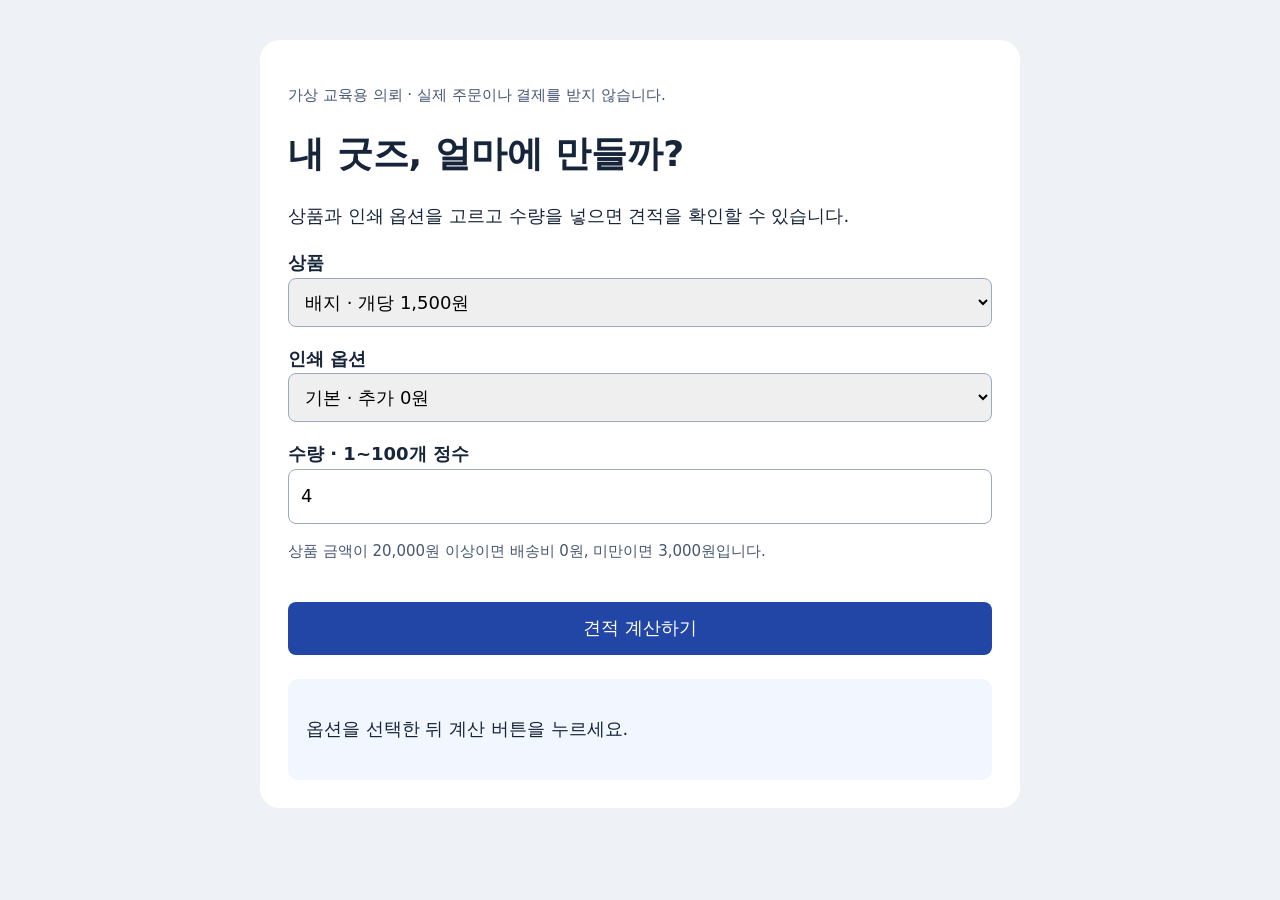
<file: docs/downloads/it/B/quote/quote-complete.html>
<!doctype html>
<html lang="ko"><head><meta charset="utf-8"><meta name="viewport" content="width=device-width, initial-scale=1">
<title>우리 굿즈 견적 계산기 · 가상 교육용 의뢰</title>
<style>
*{box-sizing:border-box}body{margin:0;background:#eef2f7;color:#17253a;font:18px/1.6 system-ui,sans-serif}main{max-width:760px;margin:40px auto;padding:28px;background:white;border-radius:20px}h1{line-height:1.3}label{display:block;margin-top:18px;font-weight:700}input,select,button{font:inherit;width:100%;padding:12px;border:1px solid #9aaac0;border-radius:8px}button{margin-top:24px;background:#2246a5;color:white;border:0;cursor:pointer}button:focus-visible,input:focus-visible,select:focus-visible{outline:3px solid #e67c16;outline-offset:3px}.note{color:#465672;font-size:15px}#result{background:#f2f6ff;padding:18px;border-radius:10px;margin-top:24px}#error{color:#a11b1b;font-weight:bold}.row{display:flex;justify-content:space-between;gap:12px;border-bottom:1px solid #d4ddeb;padding:8px 0}.total{font-size:24px;font-weight:bold}@media(max-width:600px){main{margin:12px;padding:20px}body{font-size:16px}}
</style></head><body><main>
<p class="note">가상 교육용 의뢰 · 실제 주문이나 결제를 받지 않습니다.</p>
<h1>내 굿즈, 얼마에 만들까?</h1>
<p>상품과 인쇄 옵션을 고르고 수량을 넣으면 견적을 확인할 수 있습니다.</p>
<form id="quote-form" novalidate>
<label for="product">상품</label><select id="product"><option value="badge">배지 · 개당 1,500원</option><option value="keyring">키링 · 개당 2,500원</option></select>
<label for="printing">인쇄 옵션</label><select id="printing"><option value="plain">기본 · 추가 0원</option><option value="color">컬러 · 개당 추가 500원</option></select>
<label for="quantity">수량 · 1~100개 정수</label><input id="quantity" type="number" min="1" max="100" step="1" value="4" inputmode="numeric" aria-describedby="shipping-rule error">
<p id="shipping-rule" class="note">상품 금액이 20,000원 이상이면 배송비 0원, 미만이면 3,000원입니다.</p>
<button type="submit">견적 계산하기</button></form>
<p id="error" role="alert"></p><section id="result" aria-live="polite" aria-label="계산 결과"><p>옵션을 선택한 뒤 계산 버튼을 누르세요.</p></section>
<script>
"use strict";
const PRODUCT_PRICES = {badge: 1500, keyring: 2500};
const PRINTING_PRICES = {plain: 0, color: 500};
function calculateQuote(product, printing, quantityText) {
  if (!Object.prototype.hasOwnProperty.call(PRODUCT_PRICES, product) || !Object.prototype.hasOwnProperty.call(PRINTING_PRICES, printing)) {
    throw new Error("목록에서 상품과 인쇄 옵션을 선택하세요.");
  }
  if (typeof quantityText !== "string" || !/^\d+$/.test(quantityText.trim())) {
    throw new Error("수량은 1~100 사이의 정수로 입력하세요.");
  }
  const quantity = Number(quantityText.trim());
  if (!Number.isSafeInteger(quantity) || quantity < 1 || quantity > 100) {
    throw new Error("수량은 1~100 사이의 정수로 입력하세요.");
  }
  const unitPrice = PRODUCT_PRICES[product] + PRINTING_PRICES[printing];
  const subtotal = unitPrice * quantity;
  const shipping = subtotal >= 20000 ? 0 : 3000;
  return {quantity, unitPrice, subtotal, shipping, total: subtotal + shipping};
}
function bindQuoteForm(doc) {
  const form = doc.getElementById("quote-form");
  form.addEventListener("submit", function(event) {
    event.preventDefault();
    const result = doc.getElementById("result");
    const error = doc.getElementById("error");
    error.textContent = "";
    result.replaceChildren();
    try {
      const quote = calculateQuote(doc.getElementById("product").value, doc.getElementById("printing").value, doc.getElementById("quantity").value);
      const rows = [["수량", quote.quantity + "개"], ["옵션 포함 단가", quote.unitPrice.toLocaleString("ko-KR") + "원"], ["상품 금액", quote.subtotal.toLocaleString("ko-KR") + "원"], ["배송비", quote.shipping.toLocaleString("ko-KR") + "원"], ["총 견적", quote.total.toLocaleString("ko-KR") + "원"]];
      for (const row of rows) {
        const line = doc.createElement("div"); line.className = "row";
        if (row[0] === "총 견적") line.className += " total";
        const label = doc.createElement("span"); label.textContent = row[0];
        const value = doc.createElement("span"); value.textContent = row[1];
        line.append(label, value); result.append(line);
      }
    } catch (problem) {
      error.textContent = problem.message;
      const note = doc.createElement("p"); note.textContent = "입력을 고친 뒤 다시 계산하세요. 이전 견적은 지웠습니다."; result.append(note);
    }
  });
}
if (typeof document !== "undefined") bindQuoteForm(document);
</script></main></body></html>
</file>
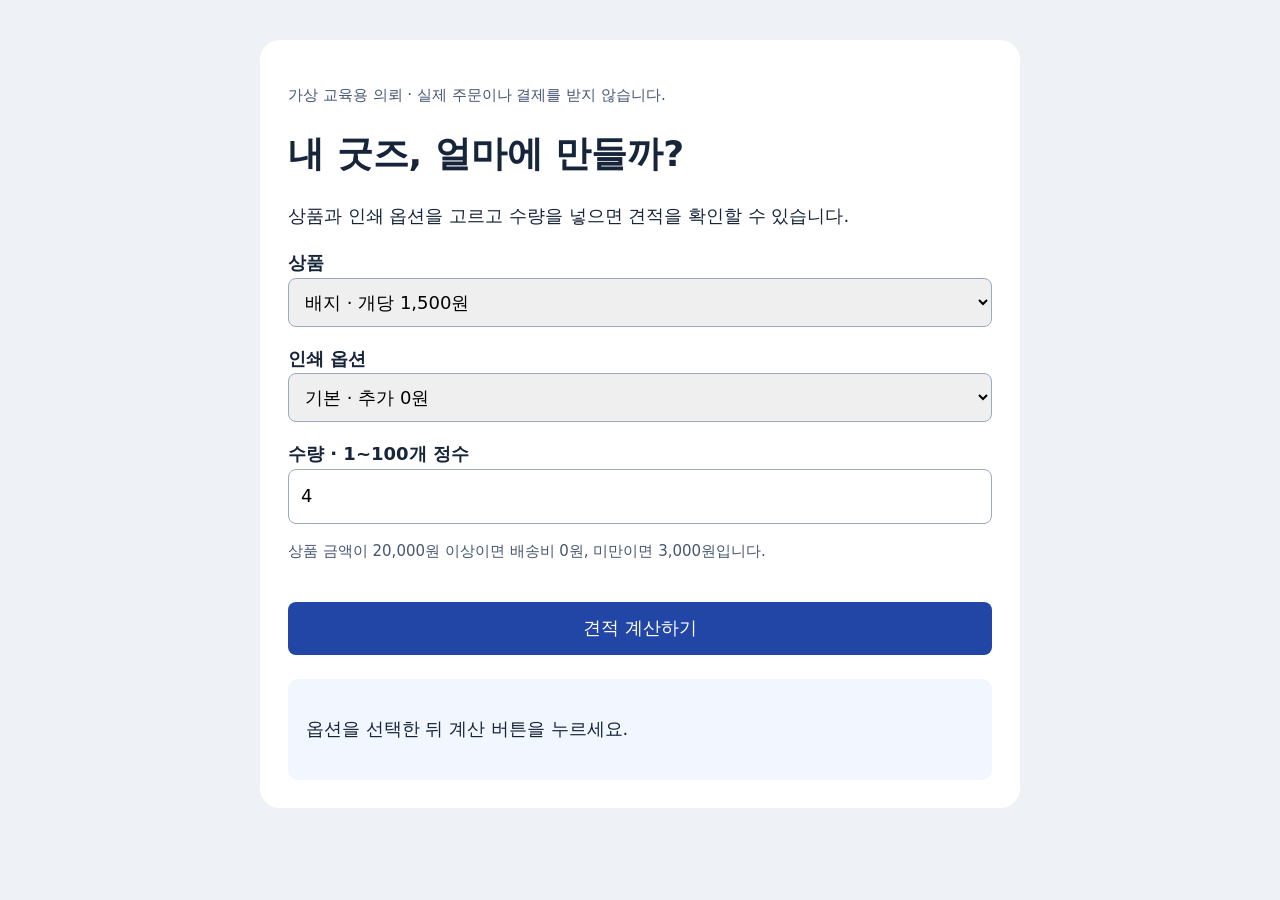
<file: docs/downloads/it/B/quote/quote-start.html>
<!doctype html>
<html lang="ko"><head><meta charset="utf-8"><meta name="viewport" content="width=device-width, initial-scale=1">
<title>우리 굿즈 견적 계산기 · 가상 교육용 의뢰</title>
<style>
*{box-sizing:border-box}body{margin:0;background:#eef2f7;color:#17253a;font:18px/1.6 system-ui,sans-serif}main{max-width:760px;margin:40px auto;padding:28px;background:white;border-radius:20px}h1{line-height:1.3}label{display:block;margin-top:18px;font-weight:700}input,select,button{font:inherit;width:100%;padding:12px;border:1px solid #9aaac0;border-radius:8px}button{margin-top:24px;background:#2246a5;color:white;border:0;cursor:pointer}button:focus-visible,input:focus-visible,select:focus-visible{outline:3px solid #e67c16;outline-offset:3px}.note{color:#465672;font-size:15px}#result{background:#f2f6ff;padding:18px;border-radius:10px;margin-top:24px}#error{color:#a11b1b;font-weight:bold}.row{display:flex;justify-content:space-between;gap:12px;border-bottom:1px solid #d4ddeb;padding:8px 0}.total{font-size:24px;font-weight:bold}@media(max-width:600px){main{margin:12px;padding:20px}body{font-size:16px}}
</style></head><body><main>
<p class="note">가상 교육용 의뢰 · 실제 주문이나 결제를 받지 않습니다.</p>
<h1>내 굿즈, 얼마에 만들까?</h1>
<p>상품과 인쇄 옵션을 고르고 수량을 넣으면 견적을 확인할 수 있습니다.</p>
<form id="quote-form" novalidate>
<label for="product">상품</label><select id="product"><option value="badge">배지 · 개당 1,500원</option><option value="keyring">키링 · 개당 2,500원</option></select>
<label for="printing">인쇄 옵션</label><select id="printing"><option value="plain">기본 · 추가 0원</option><option value="color">컬러 · 개당 추가 500원</option></select>
<label for="quantity">수량 · 1~100개 정수</label><input id="quantity" type="number" min="1" max="100" step="1" value="4" inputmode="numeric" aria-describedby="shipping-rule error">
<p id="shipping-rule" class="note">상품 금액이 20,000원 이상이면 배송비 0원, 미만이면 3,000원입니다.</p>
<button type="submit">견적 계산하기</button></form>
<p id="error" role="alert"></p><section id="result" aria-live="polite" aria-label="계산 결과"><p>옵션을 선택한 뒤 계산 버튼을 누르세요.</p></section>
<script>
"use strict";
const PRODUCT_PRICES = {badge: 1500, keyring: 2500};
const PRINTING_PRICES = {plain: 0, color: 500};
function calculateQuote(product, printing, quantityText) {
  if (!Object.prototype.hasOwnProperty.call(PRODUCT_PRICES, product) || !Object.prototype.hasOwnProperty.call(PRINTING_PRICES, printing)) {
    throw new Error("목록에서 상품과 인쇄 옵션을 선택하세요.");
  }
  if (typeof quantityText !== "string" || !/^\d+$/.test(quantityText.trim())) {
    throw new Error("수량은 1~100 사이의 정수로 입력하세요.");
  }
  const quantity = Number(quantityText.trim());
  if (!Number.isSafeInteger(quantity) || quantity < 1 || quantity > 100) {
    throw new Error("수량은 1~100 사이의 정수로 입력하세요.");
  }
  // TODO 1: 옵션 포함 단가와 상품 금액을 계산하세요.
  // TODO 2: 배송비 경계 20000원을 처리하세요.
  // TODO 3: quantity, unitPrice, subtotal, shipping, total을 반환하세요.
  throw new Error("계산 로직 TODO를 채워 주세요. 입력 검사와 화면 틀은 준비되어 있습니다.");
}
function bindQuoteForm(doc) {
  const form = doc.getElementById("quote-form");
  form.addEventListener("submit", function(event) {
    event.preventDefault();
    const result = doc.getElementById("result");
    const error = doc.getElementById("error");
    error.textContent = "";
    result.replaceChildren();
    try {
      const quote = calculateQuote(doc.getElementById("product").value, doc.getElementById("printing").value, doc.getElementById("quantity").value);
      const rows = [["수량", quote.quantity + "개"], ["옵션 포함 단가", quote.unitPrice.toLocaleString("ko-KR") + "원"], ["상품 금액", quote.subtotal.toLocaleString("ko-KR") + "원"], ["배송비", quote.shipping.toLocaleString("ko-KR") + "원"], ["총 견적", quote.total.toLocaleString("ko-KR") + "원"]];
      for (const row of rows) {
        const line = doc.createElement("div"); line.className = "row";
        if (row[0] === "총 견적") line.className += " total";
        const label = doc.createElement("span"); label.textContent = row[0];
        const value = doc.createElement("span"); value.textContent = row[1];
        line.append(label, value); result.append(line);
      }
    } catch (problem) {
      error.textContent = problem.message;
      const note = doc.createElement("p"); note.textContent = "입력을 고친 뒤 다시 계산하세요. 이전 견적은 지웠습니다."; result.append(note);
    }
  });
}
if (typeof document !== "undefined") bindQuoteForm(document);
</script></main></body></html>
</file>
<file: docs/it-course.css>
@import url('https://fonts.googleapis.com/css2?family=Noto+Sans+KR:wght@400;500;600;700;800;900&display=swap');
:root{--paper:#f6f5ef;--ink:#222c27;--muted:#627068;--green:#173c31;--line:#dcded5;--wash:#e9eee5;--orange:#a34b26;--blue:#284d7b;--yellow:#f3d777;font-family:'Noto Sans KR','Malgun Gothic',sans-serif;color:var(--ink);background:var(--paper);font-synthesis:none;line-height:1.75;font-size:16px}*{box-sizing:border-box}body{margin:0}a{color:inherit;text-decoration-thickness:1px;text-underline-offset:4px}button,input,textarea,select{font:inherit}button,a,input,textarea,select{touch-action:manipulation}button{cursor:pointer}button:disabled{opacity:.55;cursor:wait}button:focus-visible,a:focus-visible,input:focus-visible,textarea:focus-visible,select:focus-visible,summary:focus-visible{outline:3px solid #c47718;outline-offset:4px}button,.button{border:1px solid var(--green);background:var(--green);color:white;padding:10px 18px;border-radius:5px;font-weight:600;text-decoration:none;display:inline-flex;align-items:center;justify-content:center;gap:6px;line-height:1.5}button:hover,.button:hover{filter:brightness(1.12)}.secondary{color:var(--green);background:transparent;border-color:#b5c1b6}.small{font-size:14px;padding:7px 12px}.skip{position:fixed;top:-100px;left:20px;z-index:20;padding:12px;background:white}.skip:focus{top:10px}.site-head{height:78px;background:var(--paper);border-bottom:1px solid var(--line);display:flex;align-items:center;justify-content:space-between;padding:0 40px;position:sticky;top:0;z-index:10}.brand{display:flex;align-items:center;gap:14px;text-decoration:none;font-size:16px;letter-spacing:-.6px}.brand strong{margin-left:12px}.head-note{color:var(--muted);font-size:14px}.menu-toggle{display:none}.page-shell{display:grid;grid-template-columns:246px minmax(0,1fr);max-width:1600px;margin:auto;min-height:calc(100vh - 160px)}aside{padding:35px 23px 20px;border-right:1px solid var(--line);align-self:start;position:sticky;top:78px;max-height:calc(100vh - 78px);overflow:auto}.nav-caption{font-size:12px;color:var(--muted);padding:0 14px 12px;font-weight:700}nav a{display:flex;gap:12px;padding:10px 13px;margin:2px 0;text-decoration:none;font-size:14px;border-radius:4px;align-items:baseline}nav a span{font-size:11px;color:#79867e;min-width:18px}nav a[aria-current]{background:var(--green);color:white}nav a[aria-current] span{color:#c1d4c4}nav .nav-divider{border-top:1px solid var(--line);margin:20px 12px 12px}.nav-bottom{border-top:1px solid var(--line);margin:25px 12px 0;padding-top:15px;font-size:13px}.nav-bottom a{display:block;margin:9px 0}.nav-bottom button{background:none;border:0;color:var(--green);padding:0;font-size:13px;text-decoration:underline;font-weight:500}.nav-bottom p{font-size:11px;color:var(--muted);line-height:1.7;margin-top:14px}main{padding:52px 60px 80px;min-width:0;max-width:1260px;width:100%}.eyebrow{font-size:13px;font-weight:700;color:var(--green);letter-spacing:.02em;margin:0 0 16px}.page-title{margin:0 0 36px;max-width:820px}.page-title h1{font-size:clamp(30px,3vw,43px);line-height:1.35;letter-spacing:-1.8px;margin:0 0 18px;word-break:keep-all}.lead{font-size:18px;color:#56645b;max-width:720px;word-break:keep-all;line-height:1.9}h2{font-size:25px;line-height:1.5;letter-spacing:-.8px;margin:0 0 16px;word-break:keep-all}h3{font-size:19px;line-height:1.6;letter-spacing:-.4px;margin:0 0 10px}h4{font-size:15px;margin:18px 0 6px}p{margin:10px 0 18px}ul,ol{padding-left:23px}li{margin:6px 0}.section{margin-top:42px}.section-head{display:flex;justify-content:space-between;align-items:baseline;gap:18px;border-bottom:1px solid var(--line);padding-bottom:14px;margin-bottom:22px}.section-head h2{margin:0}.section-head small{font-size:13px;color:var(--muted)}.hero{display:grid;grid-template-columns:1.5fr 1fr;gap:36px;align-items:center;padding:0 0 38px;border-bottom:1px solid var(--line)}.hero h1{font-size:clamp(36px,3.7vw,54px);margin:10px 0 22px;line-height:1.35;letter-spacing:-2px;word-break:keep-all}.hero p{font-size:18px;color:#526159;max-width:570px}.hero-board{background:var(--green);padding:28px;color:#fff;border-radius:5px;min-height:260px;display:flex;flex-direction:column;justify-content:center}.hero-board .board-label{color:#c4d5c7;font-size:12px;margin-bottom:22px}.hero-board .board-row{display:flex;justify-content:space-between;border-bottom:1px solid #446458;padding:13px 0;gap:14px;font-size:14px}.hero-board strong{font-size:17px}.hero-board .board-row:last-child{border:0}.actions{display:flex;gap:10px;align-items:center;flex-wrap:wrap;margin-top:20px}.three-grid{display:grid;grid-template-columns:repeat(3,minmax(0,1fr));gap:18px}.two-grid{display:grid;grid-template-columns:repeat(2,minmax(0,1fr));gap:20px}.panel,.track-card,.job-card{background:#fff;border:1px solid var(--line);border-radius:5px;padding:24px;min-width:0}.track-card{border-top:4px solid var(--green);display:flex;flex-direction:column}.track-card.blue{border-top-color:var(--blue)}.track-card.orange{border-top-color:var(--orange)}.track-card h3{font-size:22px;letter-spacing:-1px;margin:12px 0}.track-card p{font-size:14px;color:#59665e}.track-card .button{margin-top:auto;align-self:start}.track-letter{font-size:13px;font-weight:800;color:var(--green)}.blue .track-letter{color:var(--blue)}.orange .track-letter{color:var(--orange)}.track-card .outcome{border-top:1px solid var(--line);padding-top:14px;font-size:13px;min-height:72px}.timeline{list-style:none;padding:0;margin:0}.timeline li{display:grid;grid-template-columns:85px 1fr;gap:15px;padding:17px 0;border-bottom:1px solid var(--line);margin:0}.timeline time{font-size:13px;color:var(--green);font-weight:700}.timeline b{display:block;font-size:16px}.timeline p{font-size:14px;color:var(--muted);margin:4px 0 0}.callout{padding:19px 23px;border-left:3px solid var(--green);background:var(--wash);font-size:15px;margin:24px 0}.callout p:last-child{margin-bottom:0}.note,.source-note{font-size:13px;color:var(--muted);line-height:1.8}.source-note{border-top:1px solid var(--line);padding-top:13px;margin:18px 0 0}.tabs,.filters{display:flex;gap:8px;flex-wrap:wrap;margin:20px 0}.tabs button,.filters button{background:transparent;border:1px solid #bdc8bd;color:var(--green);padding:7px 13px;font-size:14px;border-radius:4px}.tabs button[aria-pressed=true],.filters button[aria-pressed=true]{background:var(--green);border-color:var(--green);color:white}.job-card .company{font-size:13px;font-weight:700;color:var(--green)}.job-card h3{font-size:18px;margin:8px 0 14px}.job-card .job-status{font-size:12px;color:var(--muted)}.job-card ul{font-size:14px;line-height:1.9;margin:8px 0}.job-card .requirements{display:grid;grid-template-columns:1fr 1fr;gap:16px;border-top:1px solid var(--line);margin-top:15px}.job-card .requirements h4{font-size:13px;color:var(--green)}.job-tools{font-size:13px;color:#445c4c;background:#f1f4ee;padding:8px 10px;line-height:1.8}.capture-link{display:block;padding:0;background:#f4f5ef;border:1px solid var(--line);width:100%;color:var(--ink);margin:18px 0 12px;overflow:hidden;border-radius:3px;position:relative}.capture-link img{width:100%;height:170px;object-fit:cover;object-position:top;display:block}.capture-link span{background:var(--paper);display:block;padding:8px 12px;font-size:12px}.job-card details{margin-top:14px}details{border:1px solid var(--line);border-radius:4px;background:#fff;margin:16px 0;padding:15px 19px}summary{cursor:pointer;font-size:14px;font-weight:600}details[open] summary{margin-bottom:16px}label{display:block;font-size:14px;font-weight:600;margin:18px 0 8px}label small{font-weight:400;color:var(--muted);display:block;margin:4px 0 8px}input,textarea,select{width:100%;padding:11px 13px;border:1px solid #bfc8bd;border-radius:4px;background:white;color:var(--ink)}textarea{min-height:105px;resize:vertical;line-height:1.8;font-size:14px}textarea.code-editor{min-height:340px;font-family:Consolas,'Courier New',monospace;tab-size:4;font-size:14px;line-height:1.7;background:#fcfdf9;white-space:pre;overflow:auto;resize:vertical}pre{background:#edf0e9;border:1px solid var(--line);padding:20px;overflow:auto;white-space:pre-wrap;overflow-wrap:anywhere;font:14px/1.8 Consolas,'Courier New',monospace;border-radius:4px}code{font-family:Consolas,'Courier New',monospace}.output{background:#182a22;color:#e4efdf;min-height:110px;border:0;white-space:pre-wrap;overflow-wrap:anywhere}.editor-split{display:grid;grid-template-columns:1fr 1fr;gap:20px}.editor-split>*{min-width:0}.preview{width:100%;height:470px;border:1px solid var(--line);border-radius:4px;background:#fff}.editor-status{font-size:13px;color:var(--muted);margin:8px 0;min-height:24px}.compact-table{border-collapse:collapse;width:100%;font-size:14px;background:white}.table-scroll{overflow:auto}.compact-table th,.compact-table td{padding:13px 15px;text-align:left;border-bottom:1px solid var(--line);vertical-align:top}.compact-table th{font-size:13px;background:var(--wash);font-weight:600}.compact-table code{white-space:nowrap}.feature-checks th:first-child,.feature-checks td:first-child{white-space:nowrap}.flow{display:grid;grid-template-columns:repeat(4,minmax(0,1fr));gap:12px;margin:24px 0}.flow div{padding:16px;background:#fff;border:1px solid var(--line);font-size:14px}.flow b{display:block;color:var(--green);margin-bottom:8px}.balance-field{display:grid;grid-template-columns:130px 1fr 60px;align-items:center;gap:10px}.balance-field input{padding:0;accent-color:var(--green)}.balance-stage{width:100%;height:300px;background:#e8ecdf;border:1px solid #cad3c4;display:block;touch-action:none}.result-strip{display:flex;gap:25px;padding:12px 0;font-size:14px}.result-strip b{font-size:18px;color:var(--green)}.test-row{display:grid;grid-template-columns:1fr 1fr;gap:20px;border-bottom:1px solid var(--line);padding:15px 0}.test-row p{font-size:14px}.test-row label{margin:0}.status-box{padding:18px 22px;border:1px solid #b2c6b2;background:#eef4e8;margin:20px 0;overflow-wrap:anywhere}.status-box.error{border-color:#d5a894;background:#fff0e8;color:#873b20}.submission-state{min-height:24px;font-size:14px}.receipt{border-left:4px solid var(--green);background:var(--wash);padding:20px;margin:22px 0;overflow-wrap:anywhere}.room-list{display:flex;flex-wrap:wrap;gap:8px;margin:20px 0}.teacher-items{display:grid;gap:14px}.teacher-items article{border:1px solid var(--line);background:white;padding:18px}.teacher-items h3{font-size:18px}.teacher-items .meta{font-size:12px;color:var(--muted)}.checkline{display:flex;gap:10px;align-items:start;font-size:13px;font-weight:400}.checkline input{width:18px;height:18px;margin-top:4px;flex:none}.site-footer{border-top:1px solid var(--line);padding:24px 40px;display:flex;justify-content:space-between;font-size:12px;color:var(--muted)}#toast{position:fixed;bottom:25px;left:50%;transform:translateX(-50%);background:var(--green);color:white;border-radius:5px;padding:12px 20px;font-size:14px;z-index:40;max-width:90%;display:none}#toast.show{display:block}#capture-dialog{border:0;border-radius:6px;max-width:95vw;width:1050px;max-height:92vh;max-height:92dvh;padding:0;color:var(--ink)}#capture-dialog[open]{display:flex;flex-direction:column}#capture-dialog::backdrop{background:#14251dbb}.capture-heading{display:flex;align-items:flex-start;justify-content:space-between;gap:20px;padding:18px 22px 12px;flex:none}.capture-heading h2{font-size:20px;margin:0 0 5px}.capture-heading p{font-size:12px;margin:0;color:var(--muted)}.capture-heading button{flex:none}.capture-toolbar{display:flex;align-items:center;gap:8px;flex-wrap:wrap;border-bottom:1px solid var(--line);padding:0 22px 12px;flex:none}.capture-toolbar button[aria-pressed=true]{background:var(--green);color:white;border-color:var(--green)}.capture-toolbar a{margin-left:auto}.capture-toolbar p{flex-basis:100%;margin:0;font-size:12px;color:var(--muted)}.capture-viewport{overflow:auto;min-height:0;flex:1 1 auto;overscroll-behavior:contain;background:#edf0e9;padding:12px}.capture-viewport img{display:block;width:100%;max-width:none;height:auto;margin:0;background:white}.capture-viewport:focus-visible{outline:3px solid #c47718;outline-offset:-3px}@media(max-width:560px){.capture-heading{padding:14px 14px 10px;gap:10px}.capture-heading h2{font-size:18px}.capture-toolbar{padding:0 14px 10px}.capture-toolbar a{margin-left:0;flex-basis:100%}.capture-viewport{padding:8px}} .next-row{display:flex;justify-content:space-between;align-items:center;border-top:1px solid var(--line);margin-top:45px;padding-top:24px;gap:15px}.next-row p{font-size:14px;color:var(--muted);margin:0}.language-detail{background:white;border:1px solid var(--line);padding:28px}.language-detail h2{font-size:29px}.language-detail .code-compare{max-width:600px}.timer{font-variant-numeric:tabular-nums;display:flex;gap:14px;align-items:center}.timer output{font-size:30px;font-weight:800;color:var(--green)}.engine-grid{display:grid;grid-template-columns:1fr 1fr;gap:20px}.example-label{font-size:12px;font-weight:700;color:var(--green)}.empty{padding:30px;border:1px dashed #bdc8bd;color:var(--muted);text-align:center}.sticky-actions{display:flex;gap:8px;flex-wrap:wrap}.sr-only{position:absolute;width:1px;height:1px;clip:rect(0,0,0,0);overflow:hidden}.danger-text{color:#8e3a20}.rubric span{display:inline-block;margin:4px 12px 4px 0;font-size:14px} .mini-artifact{display:flex;gap:12px;align-items:center;background:#edf1e8;padding:14px;font-size:13px;margin:15px 0}.mini-artifact b{font-family:Consolas,monospace;color:var(--green);font-size:17px}
main:focus{outline:none}.runtime-credit{font-size:11px;color:var(--muted);margin-top:20px}nav a{word-break:keep-all}
@media(min-width:1500px){main{padding-left:70px;padding-right:70px}}
@media(max-width:1150px){.page-shell{grid-template-columns:215px minmax(0,1fr)}main{padding:38px 32px 65px}.three-grid{gap:12px}.track-card{padding:18px}.track-card h3{font-size:19px}.hero{grid-template-columns:1.2fr 1fr;gap:24px}.hero-board{padding:20px}}
@media(max-width:850px){.site-head{padding:0 22px;height:68px}.page-shell{display:block}aside{display:none;position:fixed;top:68px;left:0;bottom:0;width:275px;z-index:15;background:var(--paper);box-shadow:10px 0 35px #15271d22;max-height:calc(100vh - 68px)}aside.open{display:block}.menu-toggle{display:block;font-size:13px;padding:7px 12px}.head-note{display:none}main{padding:35px 25px 65px}.hero{grid-template-columns:1.3fr 1fr}.three-grid{grid-template-columns:1fr}.track-card .outcome{min-height:0}.track-card{display:grid;grid-template-columns:1fr auto;gap:0 15px}.track-card>*{grid-column:1}.track-card .button{grid-column:2;grid-row:2 / span 3;align-self:center}.track-card h3{margin:8px 0}.track-card p{margin:4px 0 12px}.two-grid{gap:14px}.job-card{padding:18px}.editor-split{grid-template-columns:1fr}.engine-grid{grid-template-columns:1fr 1fr}.site-footer{padding:22px 25px}.flow{gap:7px}.flow div{padding:11px}.hero h1{font-size:38px}}
@media(max-width:560px){.brand{font-size:14px;gap:8px}.brand img{width:30px;height:30px}.brand strong{margin-left:7px}.site-head{padding:0 17px}main{padding:28px 18px 55px}.hero{grid-template-columns:1fr;gap:18px}.hero h1{font-size:37px;letter-spacing:-1.5px;margin-top:8px}.hero p{font-size:16px}.hero-board{min-height:0;padding:18px 22px}.hero-board .board-label{margin-bottom:8px}.hero-board .board-row{padding:9px 0}.two-grid,.engine-grid{grid-template-columns:1fr}.page-title h1{font-size:30px}.lead{font-size:16px}.track-card{display:flex}.track-card .button{align-self:start;margin-top:12px}.timeline li{grid-template-columns:65px 1fr;gap:8px}.timeline time{font-size:12px}.timeline b{font-size:15px}.panel,.language-detail{padding:20px}.job-card .requirements{gap:12px}.flow{grid-template-columns:1fr 1fr}.flow div{padding:14px}.test-row{grid-template-columns:1fr;gap:8px}.next-row{align-items:start;flex-direction:column}.site-footer{flex-direction:column;gap:7px;padding:20px 18px}.balance-field{grid-template-columns:105px 1fr 44px;font-size:13px}.timer{flex-wrap:wrap}.compact-table td,.compact-table th{padding:10px;font-size:13px}button,.button{min-height:42px}.source-note{font-size:12px}.page-title{margin-bottom:28px}.section{margin-top:32px}.section-head h2{font-size:22px}.section-head{align-items:start}.capture-link img{height:145px}}
@media(prefers-reduced-motion:reduce){*{scroll-behavior:auto!important}}
@media(max-width:560px){.hero-board .board-row:last-child{flex-direction:column;align-items:flex-start;gap:4px}.hero-board strong{word-break:keep-all}.hero-board .board-row span{white-space:nowrap}.section-head{flex-wrap:wrap;gap:5px}.section-head small{white-space:nowrap}.job-card .requirements{grid-template-columns:1fr;gap:0}}

#work-form.submission-closed button[type=submit]{cursor:not-allowed}#closed-room-notice p{margin-top:0}

#career-notes,.job-card{scroll-margin-top:96px}.job-card:focus{outline:2px solid var(--green);outline-offset:4px}.career-note{padding:20px;border:1px solid var(--line);background:white;min-width:0}.career-note-reference{margin-top:0}.career-note-reference b{color:var(--ink);font-weight:600}

.balance-history{min-width:680px}.balance-history caption{text-align:left;color:var(--muted);font-size:13px;padding:0 0 10px}.balance-history tbody th{background:white;white-space:nowrap}.balance-history td:nth-child(2){white-space:nowrap}.balance-history td:nth-child(3){min-width:180px;max-width:360px}

.editor-status.previous-result{color:#873b20;background:#fff0e8;border-left:3px solid #c47718;padding:10px 13px}

#work-submit:disabled{opacity:.7;cursor:not-allowed}#selected-file{overflow-wrap:anywhere}#selected-file.danger-text{border-left:3px solid #c47718;background:#fff0e8;color:#873b20;padding:10px 13px}

.career-grid{align-items:start}

.table-scroll[tabindex]:focus-visible{outline:3px solid #c47718;outline-offset:4px}

#game-import-status{overflow-wrap:anywhere}

.table-scroll-hint{margin:10px 0 8px;font-size:12px}.compact-table th{word-break:keep-all}
.feature-checks{min-width:700px}.feature-checks td:last-child{min-width:240px}
.table-scroll-hint:not([hidden])+.table-scroll.section{margin-top:8px}
.balance-controls{align-self:start}#balance-preview{height:550px}

.career-concepts{margin:20px 0}.career-concepts>div{display:grid;grid-template-columns:140px minmax(0,1fr);gap:18px;padding:18px 0;border-top:1px solid var(--line)}.career-concepts dt{font-size:15px;font-weight:700;color:var(--green)}.career-concepts dd{margin:0;min-width:0;font-size:14px}.career-concepts dd p{margin:8px 0 0}.career-concepts dd>b{font-weight:600}
@media(max-width:560px){.career-concepts>div{grid-template-columns:1fr;gap:8px}}
</file>
